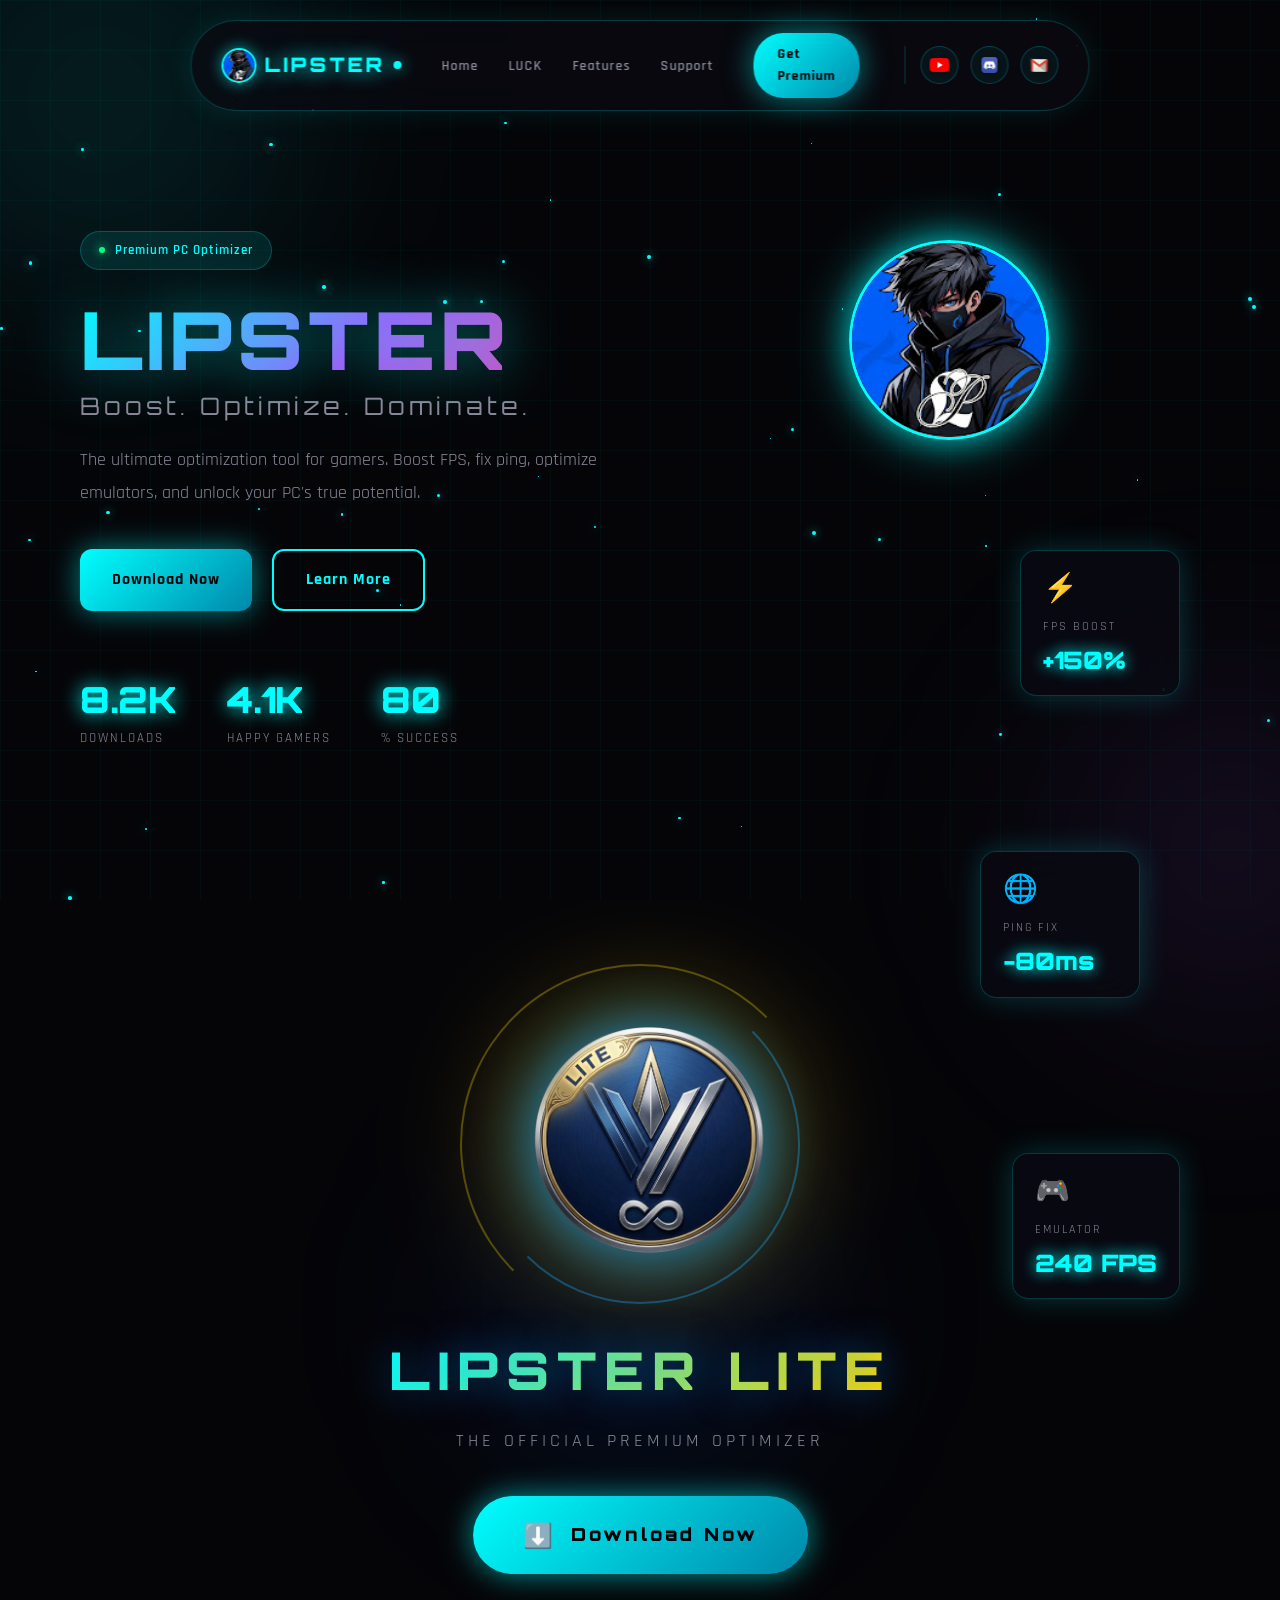
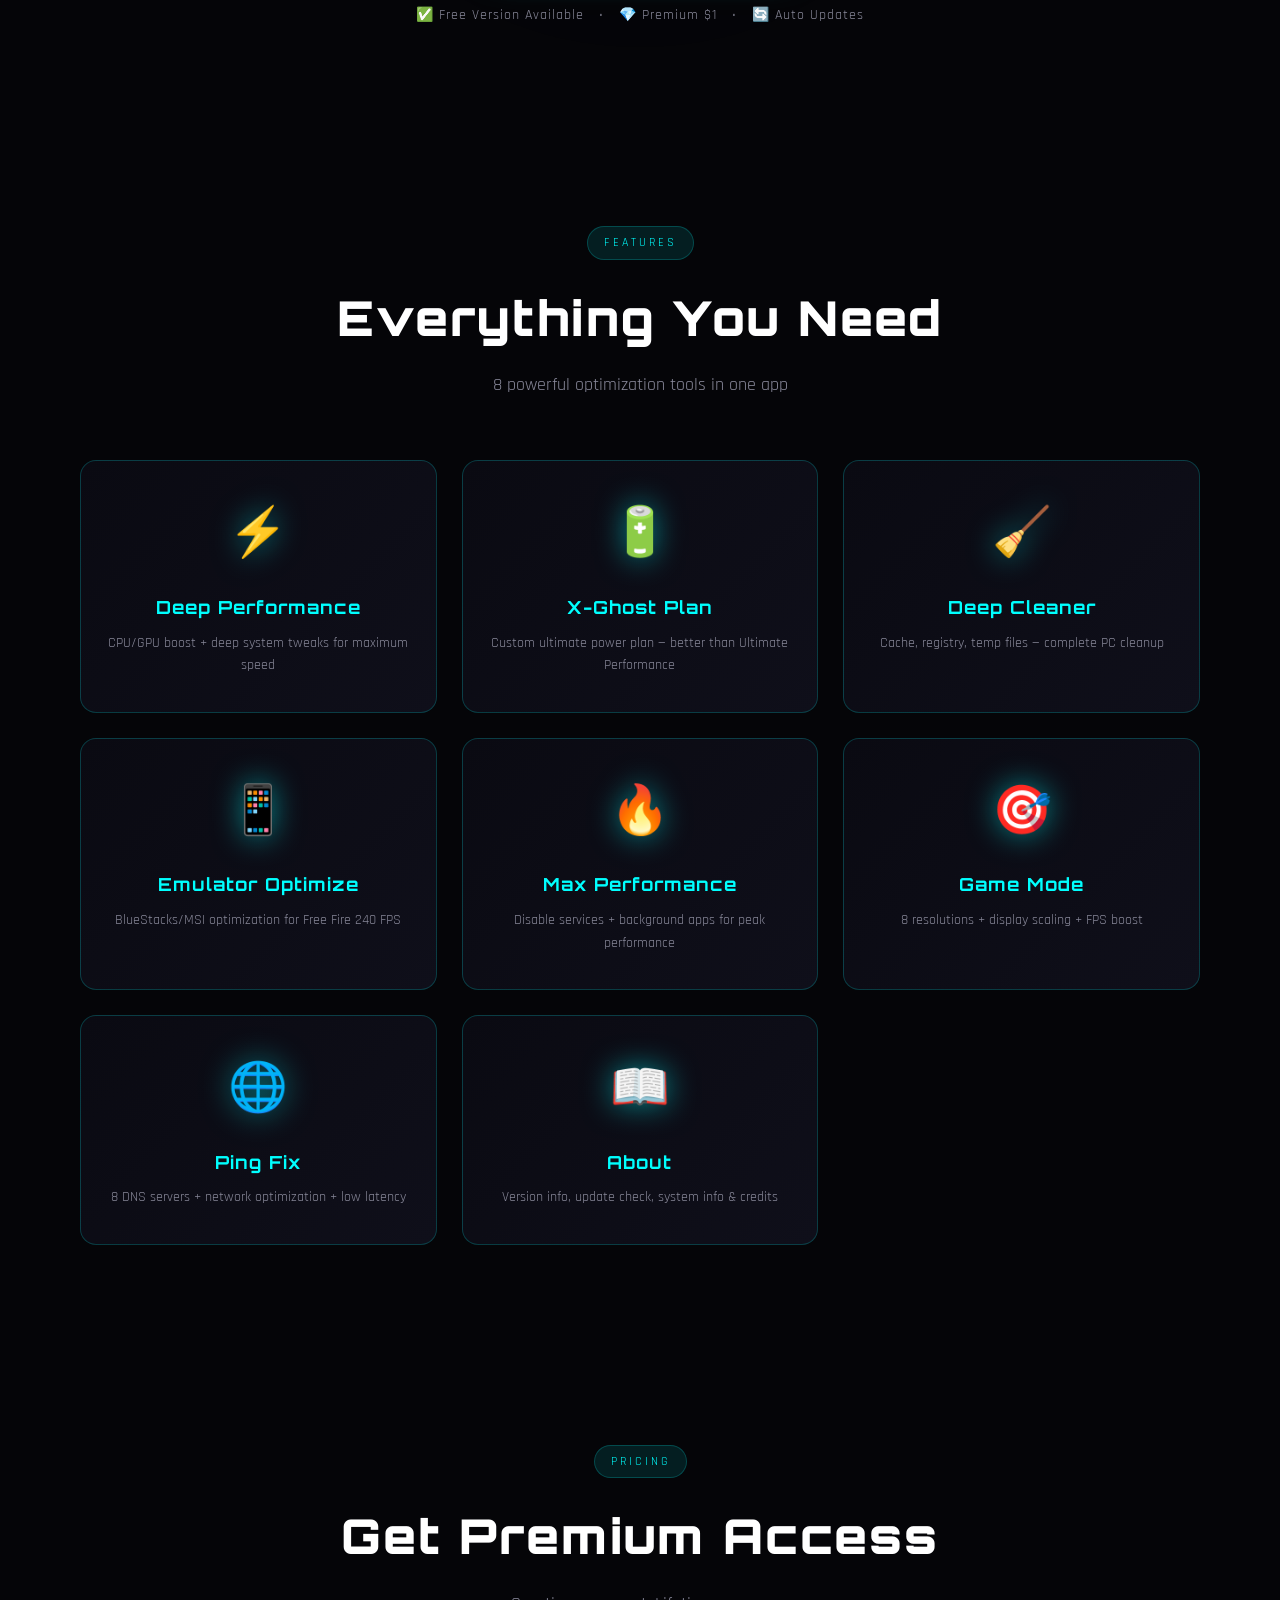
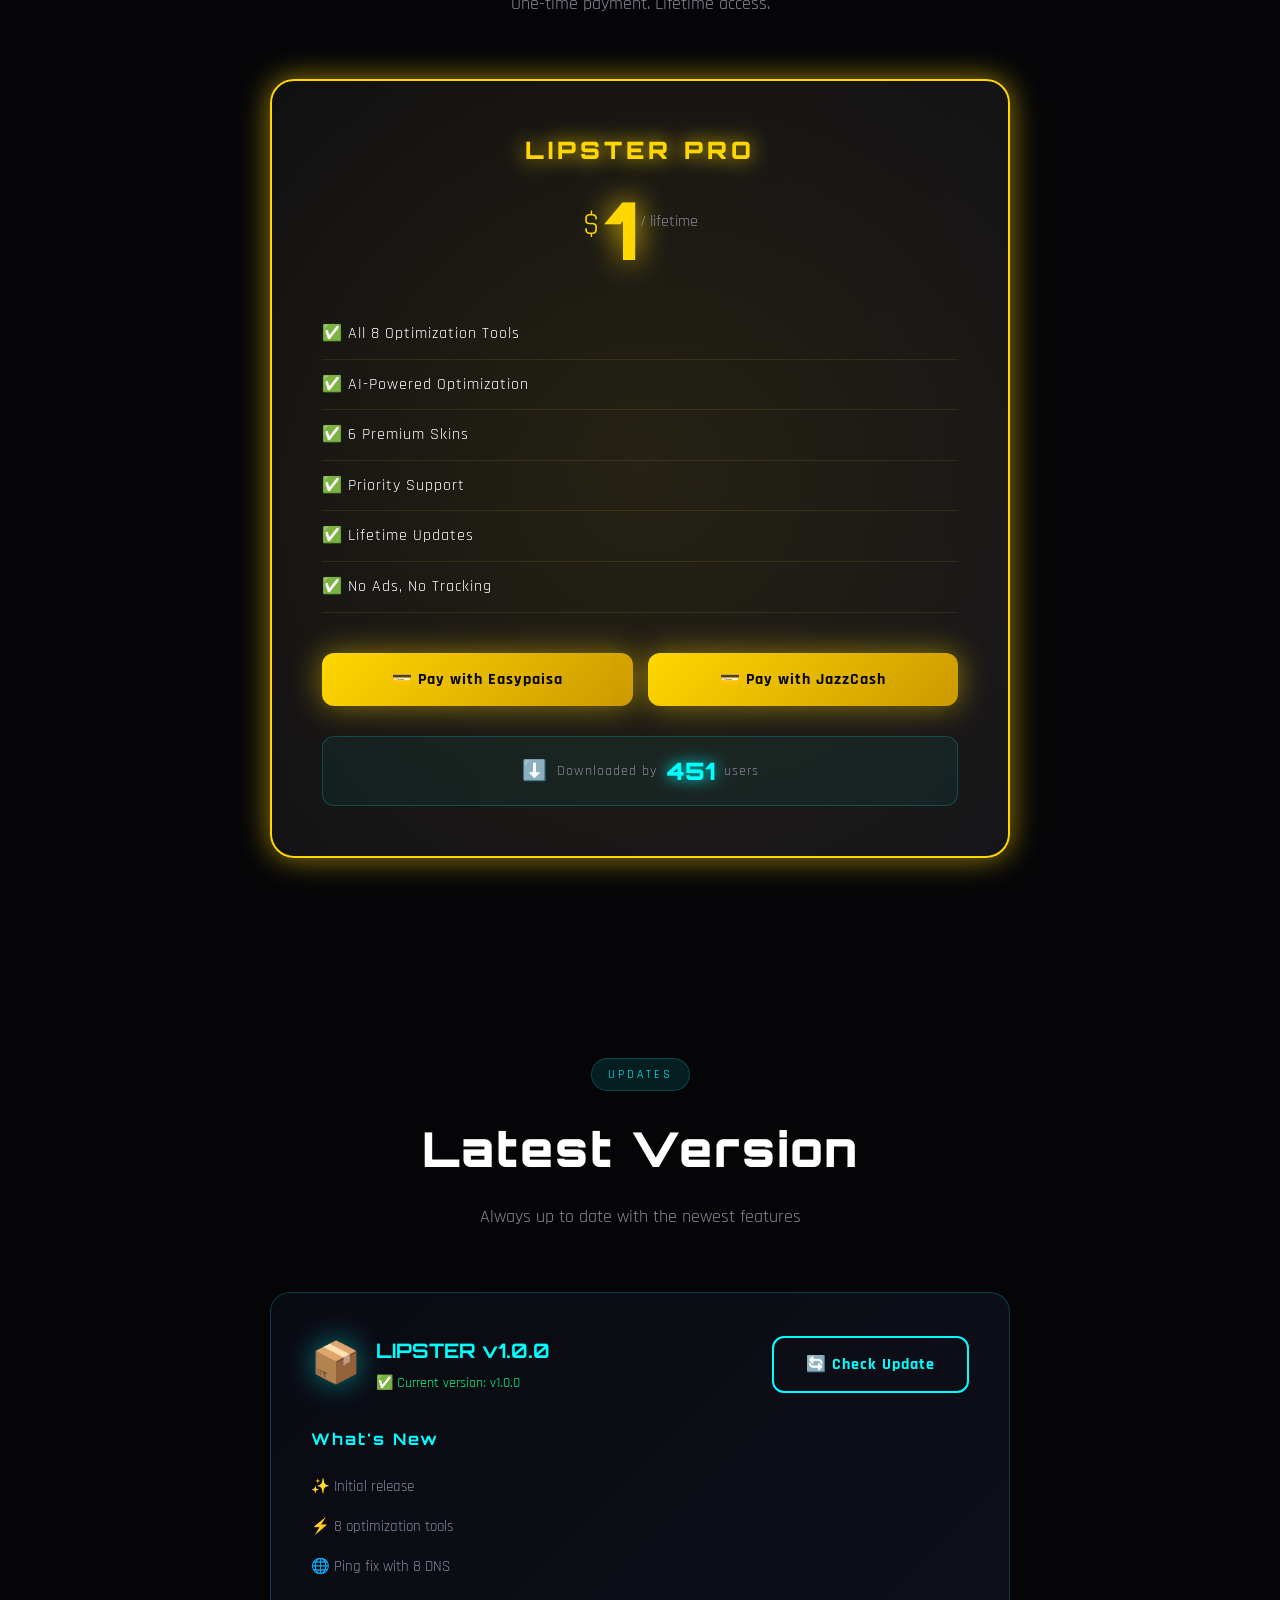
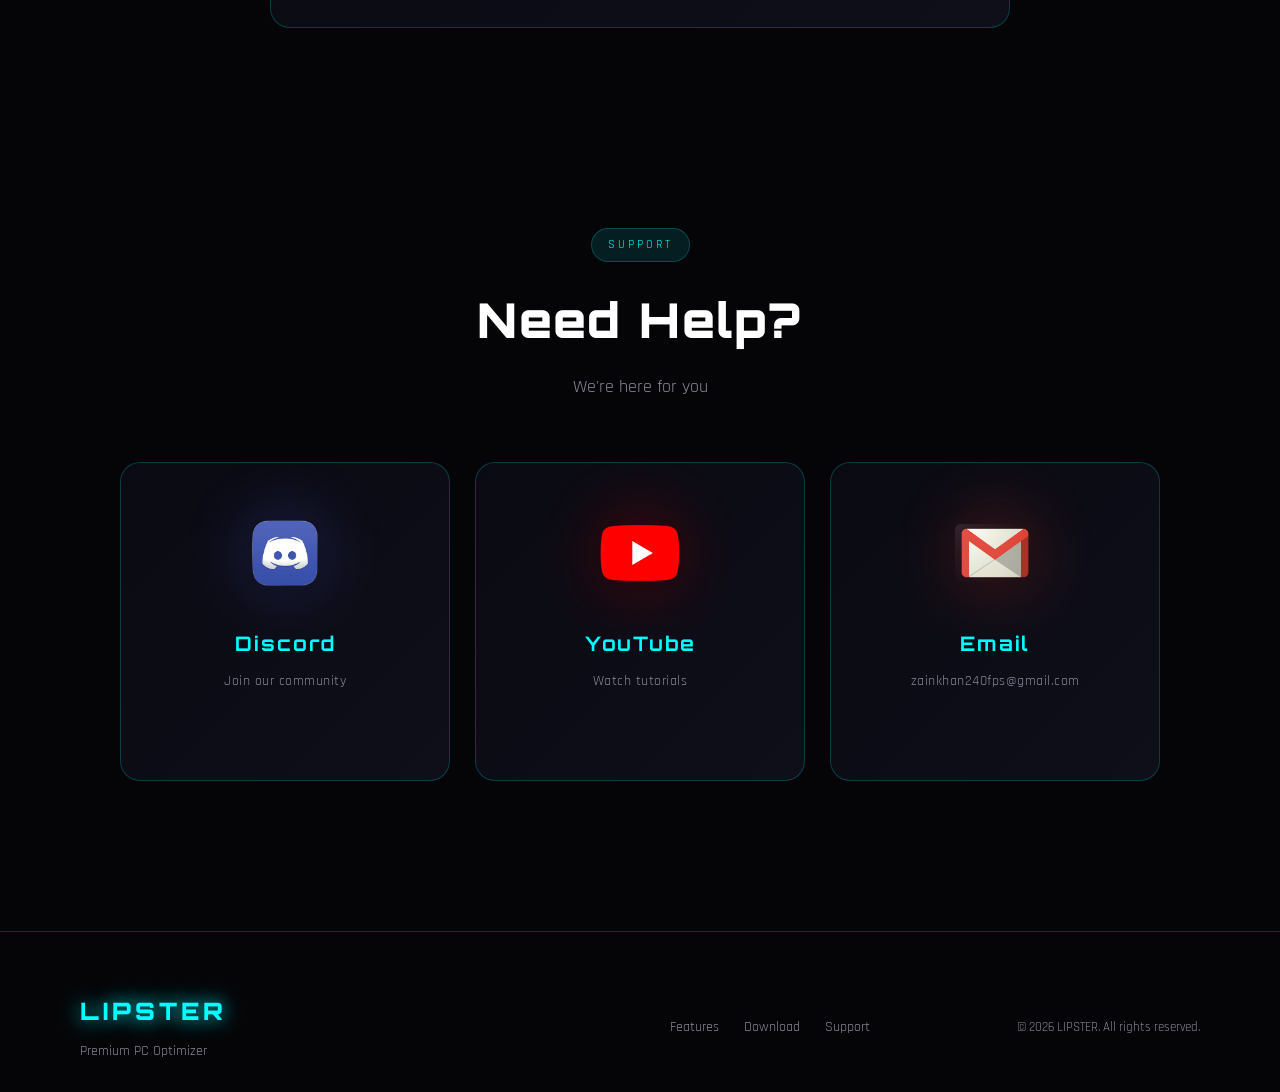
<file: index.html>
<!DOCTYPE html>
<html lang="en">
<head>
    <meta charset="UTF-8">
    <meta name="viewport" content="width=device-width, initial-scale=1.0">
    <title>LIPSTER — Premium PC Optimizer</title>
    <meta name="description" content="LIPSTER — The Ultimate Premium PC Optimizer.">
    <link rel="stylesheet" href="css/style.css">
    <link rel="preconnect" href="https://fonts.googleapis.com">
    <link rel="preconnect" href="https://fonts.gstatic.com" crossorigin>
    <link href="https://fonts.googleapis.com/css2?family=Orbitron:wght@400;700;900&family=Rajdhani:wght@300;400;600;700&display=swap" rel="stylesheet">
</head>
<body>

    <div class="bg-grid"></div>
    <div class="bg-glow bg-glow-1"></div>
    <div class="bg-glow bg-glow-2"></div>
    <div class="bg-particles" id="particles"></div>

    <!-- Navbar -->
    <nav class="navbar">
        <div class="nav-logo">
            <img src="assets/images/logo.jpg" alt="LIPSTER" class="nav-logo-img" onerror="this.outerHTML='<span style=&quot;font-size:24px&quot;>👻</span>'">
            <span class="logo-text">LIPSTER</span>
            <span class="logo-dot"></span>
        </div>
        <ul class="nav-links">
            <li><a href="index.html">Home</a></li>
            <li><a href="luck.html">LUCK</a></li>
            <li><a href="#features">Features</a></li>
            <li><a href="#support">Support</a></li>
        </ul>
        <a href="#download" class="nav-cta">Get Premium</a>
        
        <div class="nav-socials">
            <a href="https://youtube.com/@lipsterofficial?si=Jq3Kdn8gKdqWGe2s" 
               class="nav-social" target="_blank" title="YouTube">
                <img src="assets/images/youtube.png" alt="YouTube" class="nav-social-icon">
            </a>
            <a href="https://discord.gg/r49ckHeTDJ" 
               class="nav-social" target="_blank" title="Discord">
                <img src="assets/images/discord.png" alt="Discord" class="nav-social-icon">
            </a>
            <a href="mailto:zainkhan240fps@gmail.com" 
               class="nav-social" title="Email">
                <img src="assets/images/gmail.png" alt="Email" class="nav-social-icon">
            </a>
        </div>
    </nav>

    <!-- Hero -->
    <section class="hero">
        <div class="hero-content">
            <div class="hero-badge">
                <span class="badge-dot"></span>
                <span>Premium PC Optimizer</span>
            </div>
            
            <h1 class="hero-title">
                <span class="title-line">LIPSTER</span>
                <span class="title-sub">Boost. Optimize. Dominate.</span>
            </h1>
            
            <p class="hero-desc">
                The ultimate optimization tool for gamers. Boost FPS, fix ping, 
                optimize emulators, and unlock your PC's true potential.
            </p>
            
            <div class="hero-buttons">
                <a href="#download" class="btn btn-primary">
                    <span>Download Now</span>
                </a>
                <a href="#features" class="btn btn-secondary">
                    <span>Learn More</span>
                </a>
            </div>

            <div class="hero-stats">
                <div class="stat">
                    <span class="stat-number" data-target="10000">0</span>
                    <span class="stat-label">Downloads</span>
                </div>
                <div class="stat">
                    <span class="stat-number" data-target="5000">0</span>
                    <span class="stat-label">Happy Gamers</span>
                </div>
                <div class="stat">
                    <span class="stat-number" data-target="99">0</span>
                    <span class="stat-label">% Success</span>
                </div>
            </div>
        </div>

        <div class="hero-visual">
            <div class="profile-container">
                <img src="assets/images/logo.jpg" alt="LIPSTER" class="profile-logo" onerror="this.outerHTML='<div style=&quot;width:200px;height:200px;border-radius:50%;border:3px solid #00ffff;box-shadow:0 0 60px #00ffff;display:flex;align-items:center;justify-content:center;font-size:80px;background:#0a0a12&quot;>👻</div>'">
                <div class="profile-glow"></div>
            </div>
            
            <!-- Floating Cards -->
            <div class="floating-card floating-card-1">
                <div class="card-content">
                    <span class="card-icon">⚡</span>
                    <span class="card-title">FPS BOOST</span>
                    <span class="card-value">+150%</span>
                </div>
            </div>
            <div class="floating-card floating-card-2">
                <div class="card-content">
                    <span class="card-icon">🌐</span>
                    <span class="card-title">PING FIX</span>
                    <span class="card-value">-80ms</span>
                </div>
            </div>
            <div class="floating-card floating-card-3">
                <div class="card-content">
                    <span class="card-icon">🎮</span>
                    <span class="card-title">EMULATOR</span>
                    <span class="card-value">240 FPS</span>
                </div>
            </div>
        </div>
    </section>

    <!-- Official Logo Showcase -->
    <section class="official-logo">
        <div class="logo-showcase">
            
            <div class="logo-bg-glow"></div>
            
            <div class="official-icon-wrapper">
                <img src="assets/images/lipster-lite.png" 
                     alt="LIPSTER LITE" 
                     class="official-icon"
                     onerror="this.style.display='none'">
                <div class="icon-ring"></div>
                <div class="icon-ring icon-ring-2"></div>
            </div>
            
            <h2 class="official-title">LIPSTER LITE</h2>
            <p class="official-subtitle">The Official Premium Optimizer</p>
            
            <a href="#download" class="download-btn-official">
                <span class="btn-icon">⬇️</span>
                <span class="btn-text">Download Now</span>
                <span class="btn-glow"></span>
            </a>
            
            <div class="official-info">
                <span>✅ Free Version Available</span>
                <span>•</span>
                <span>💎 Premium $1</span>
                <span>•</span>
                <span>🔄 Auto Updates</span>
            </div>
        </div>
    </section>

    <!-- Features -->
    <section class="features" id="features">
        <div class="section-header">
            <span class="section-tag">Features</span>
            <h2 class="section-title">Everything You Need</h2>
            <p class="section-desc">8 powerful optimization tools in one app</p>
        </div>

        <div class="features-grid">
            <div class="feature-card">
                <div class="feature-icon">⚡</div>
                <h3>Deep Performance</h3>
                <p>CPU/GPU boost + deep system tweaks for maximum speed</p>
            </div>
            <div class="feature-card">
                <div class="feature-icon">🔋</div>
                <h3>X-Ghost Plan</h3>
                <p>Custom ultimate power plan — better than Ultimate Performance</p>
            </div>
            <div class="feature-card">
                <div class="feature-icon">🧹</div>
                <h3>Deep Cleaner</h3>
                <p>Cache, registry, temp files — complete PC cleanup</p>
            </div>
            <div class="feature-card">
                <div class="feature-icon">📱</div>
                <h3>Emulator Optimize</h3>
                <p>BlueStacks/MSI optimization for Free Fire 240 FPS</p>
            </div>
            <div class="feature-card">
                <div class="feature-icon">🔥</div>
                <h3>Max Performance</h3>
                <p>Disable services + background apps for peak performance</p>
            </div>
            <div class="feature-card">
                <div class="feature-icon">🎯</div>
                <h3>Game Mode</h3>
                <p>8 resolutions + display scaling + FPS boost</p>
            </div>
            <div class="feature-card">
                <div class="feature-icon">🌐</div>
                <h3>Ping Fix</h3>
                <p>8 DNS servers + network optimization + low latency</p>
            </div>
            <div class="feature-card">
                <div class="feature-icon">📖</div>
                <h3>About</h3>
                <p>Version info, update check, system info & credits</p>
            </div>
        </div>
    </section>

    <!-- Download / Pricing -->
    <section class="download" id="download">
        <div class="section-header">
            <span class="section-tag">Pricing</span>
            <h2 class="section-title">Get Premium Access</h2>
            <p class="section-desc">One-time payment. Lifetime access.</p>
        </div>

        <div class="pricing-card">
            <div class="pricing-glow"></div>
            
            <div class="pricing-header">
                <h3>LIPSTER PRO</h3>
                <div class="pricing-price">
                    <span class="currency">$</span>
                    <span class="amount">1</span>
                    <span class="period">/ lifetime</span>
                </div>
            </div>

            <ul class="pricing-features">
                <li>✅ All 8 Optimization Tools</li>
                <li>✅ AI-Powered Optimization</li>
                <li>✅ 6 Premium Skins</li>
                <li>✅ Priority Support</li>
                <li>✅ Lifetime Updates</li>
                <li>✅ No Ads, No Tracking</li>
            </ul>

            <div class="pricing-buttons">
                <button class="btn btn-primary btn-payment" onclick="openPayment('easypaisa')">
                    <span>💳 Pay with Easypaisa</span>
                </button>
                <button class="btn btn-primary btn-payment" onclick="openPayment('jazzcash')">
                    <span>💳 Pay with JazzCash</span>
                </button>
            </div>

            <div class="download-counter">
                <span class="counter-icon">⬇️</span>
                <span class="counter-text">Downloaded by</span>
                <span class="counter-number" id="downloadCount">0</span>
                <span class="counter-text">users</span>
            </div>
        </div>
    </section>

    <!-- Update -->
    <section class="update" id="update">
        <div class="section-header">
            <span class="section-tag">Updates</span>
            <h2 class="section-title">Latest Version</h2>
            <p class="section-desc">Always up to date with the newest features</p>
        </div>

        <div class="update-card">
            <div class="update-header">
                <div class="update-info">
                    <span class="update-icon">📦</span>
                    <div>
                        <h3>LIPSTER <span id="currentVersion">v1.0.0</span></h3>
                        <p id="updateStatus">Checking for updates...</p>
                    </div>
                </div>
                <button class="btn btn-secondary" onclick="checkUpdate()">
                    <span>🔄 Check Update</span>
                </button>
            </div>

            <div class="update-changelog" id="changelog">
                <h4>What's New</h4>
                <ul>
                    <li>✨ Initial release</li>
                    <li>⚡ 8 optimization tools</li>
                    <li>🌐 Ping fix with 8 DNS</li>
                </ul>
            </div>
        </div>
    </section>

    <!-- Support -->
    <section class="support" id="support">
        <div class="section-header">
            <span class="section-tag">Support</span>
            <h2 class="section-title">Need Help?</h2>
            <p class="section-desc">We're here for you</p>
        </div>

        <div class="support-grid">
            <a href="https://discord.gg/r49ckHeTDJ" class="support-card" target="_blank">
                <div class="support-icon-wrapper">
                    <img src="assets/images/discord.png" alt="Discord" class="support-logo">
                    <div class="support-glow discord-glow"></div>
                </div>
                <h3>Discord</h3>
                <p>Join our community</p>
                <span class="support-arrow">→</span>
            </a>
            <a href="https://youtube.com/@lipsterofficial?si=Jq3Kdn8gKdqWGe2s" class="support-card" target="_blank">
                <div class="support-icon-wrapper">
                    <img src="assets/images/youtube.png" alt="YouTube" class="support-logo">
                    <div class="support-glow youtube-glow"></div>
                </div>
                <h3>YouTube</h3>
                <p>Watch tutorials</p>
                <span class="support-arrow">→</span>
            </a>
            <a href="mailto:zainkhan240fps@gmail.com" class="support-card">
                <div class="support-icon-wrapper">
                    <img src="assets/images/gmail.png" alt="Email" class="support-logo">
                    <div class="support-glow gmail-glow"></div>
                </div>
                <h3>Email</h3>
                <p>zainkhan240fps@gmail.com</p>
                <span class="support-arrow">→</span>
            </a>
        </div>
    </section>

    <!-- Footer -->
    <footer class="footer">
        <div class="footer-content">
            <div class="footer-brand">
                <span class="logo-text">LIPSTER</span>
                <p>Premium PC Optimizer</p>
            </div>
            <div class="footer-links">
                <a href="#features">Features</a>
                <a href="#download">Download</a>
                <a href="#support">Support</a>
            </div>
            <div class="footer-copy">
                <p>© 2026 LIPSTER. All rights reserved.</p>
            </div>
        </div>
    </footer>

    <script src="js/script.js"></script>
</body>
</html>
</file>
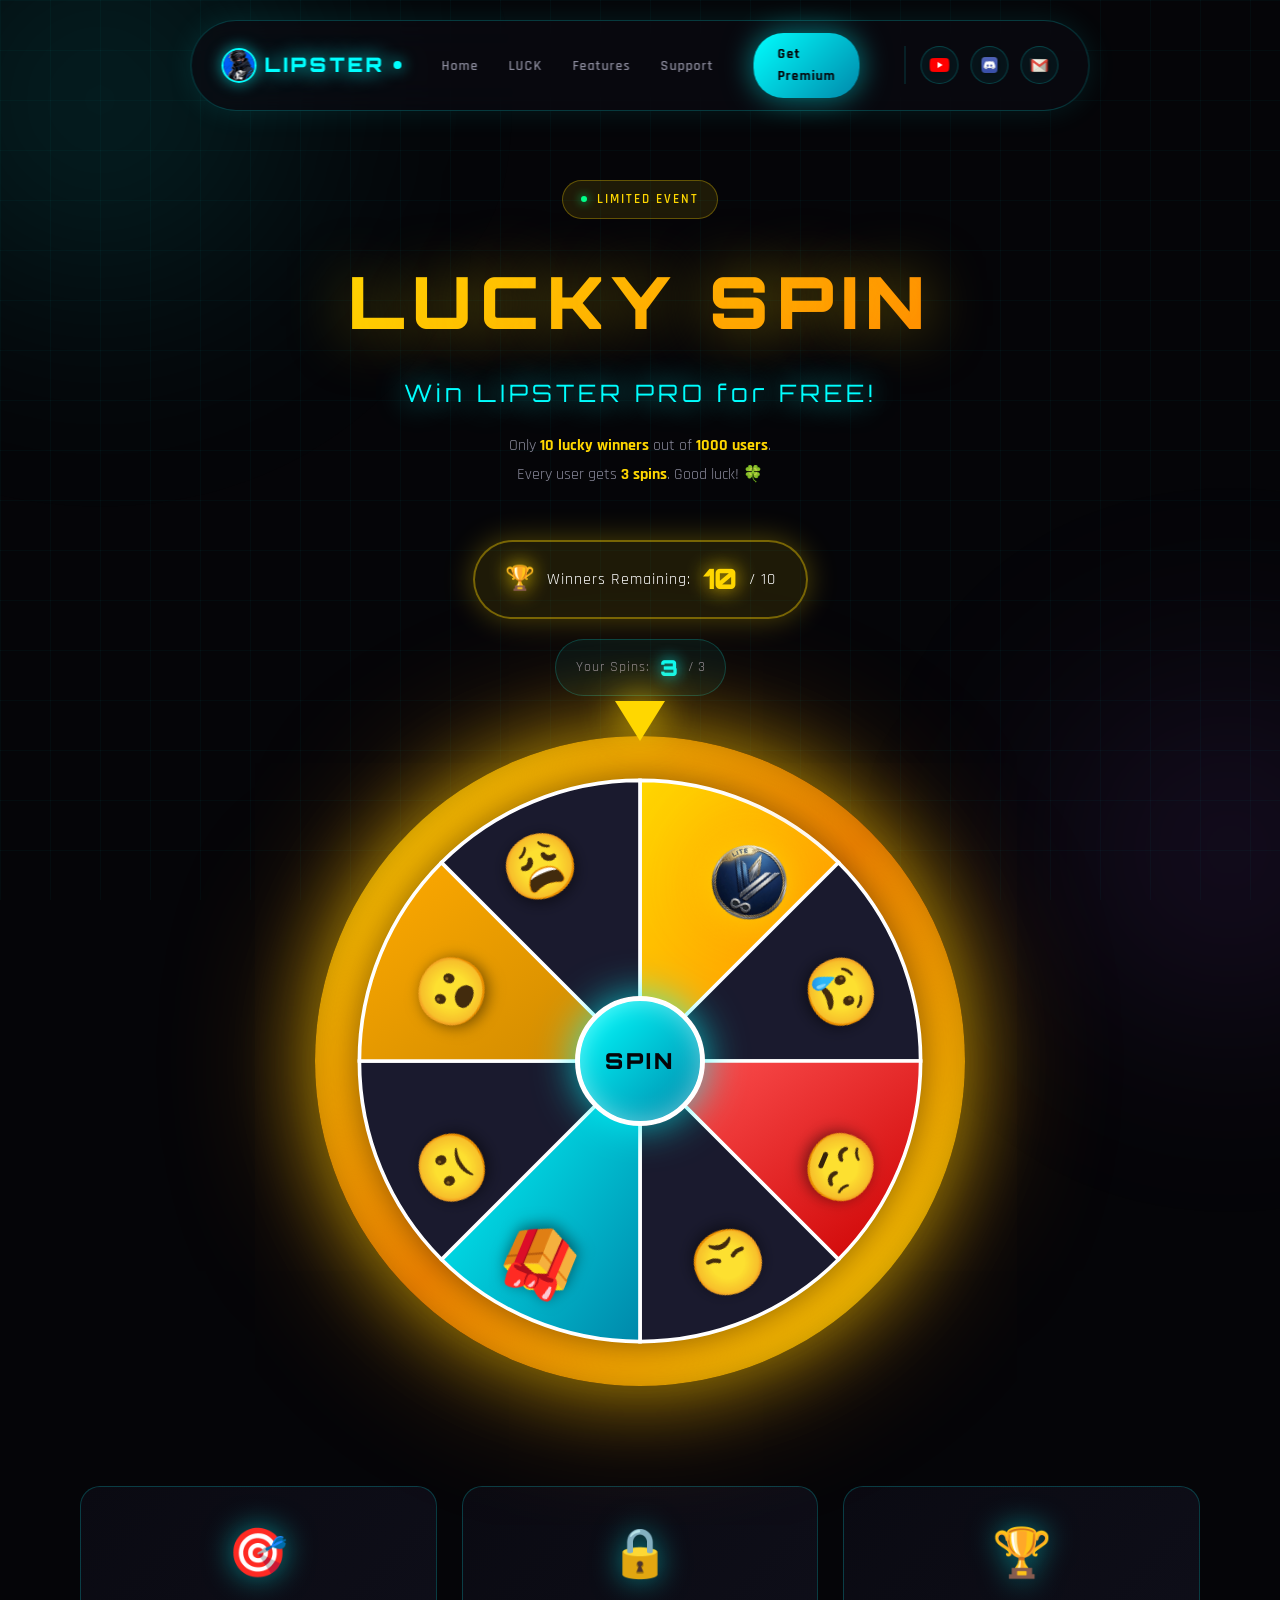
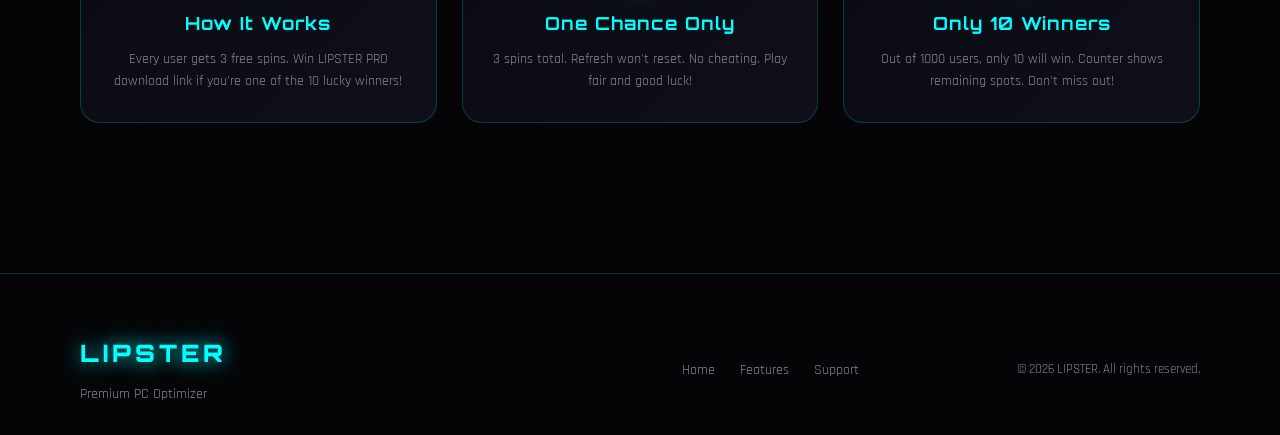
<file: luck.html>
<!DOCTYPE html>
<html lang="en">
<head>
    <meta charset="UTF-8">
    <meta name="viewport" content="width=device-width, initial-scale=1.0">
    <title>LUCK — LIPSTER Lucky Spin</title>
    <meta name="description" content="LIPSTER Lucky Spin — 10 Free Premium Access out of 1000 users.">
    <link rel="stylesheet" href="css/style.css">
    <link rel="stylesheet" href="css/luck.css">
    <link rel="preconnect" href="https://fonts.googleapis.com">
    <link rel="preconnect" href="https://fonts.gstatic.com" crossorigin>
    <link href="https://fonts.googleapis.com/css2?family=Orbitron:wght@400;700;900&family=Rajdhani:wght@300;400;600;700&display=swap" rel="stylesheet">
</head>
<body>

    <div class="bg-grid"></div>
    <div class="bg-glow bg-glow-1"></div>
    <div class="bg-glow bg-glow-2"></div>
    <div class="bg-particles" id="particles"></div>

    <!-- Navbar -->
    <nav class="navbar">
        <div class="nav-logo">
            <img src="assets/images/logo.jpg" alt="LIPSTER" class="nav-logo-img" onerror="this.outerHTML='<span style=&quot;font-size:24px&quot;>👻</span>'">
            <span class="logo-text">LIPSTER</span>
            <span class="logo-dot"></span>
        </div>
        <ul class="nav-links">
            <li><a href="index.html">Home</a></li>
            <li><a href="luck.html" class="active">LUCK</a></li>
            <li><a href="index.html#features">Features</a></li>
            <li><a href="index.html#support">Support</a></li>
        </ul>
        <a href="index.html#download" class="nav-cta">Get Premium</a>
        
        <div class="nav-socials">
            <a href="https://youtube.com/@lipsterofficial?si=Jq3Kdn8gKdqWGe2s" 
               class="nav-social" target="_blank" title="YouTube">
                <img src="assets/images/youtube.png" alt="YouTube" class="nav-social-icon">
            </a>
            <a href="https://discord.gg/r49ckHeTDJ" 
               class="nav-social" target="_blank" title="Discord">
                <img src="assets/images/discord.png" alt="Discord" class="nav-social-icon">
            </a>
            <a href="mailto:zainkhan240fps@gmail.com" 
               class="nav-social" title="Email">
                <img src="assets/images/gmail.png" alt="Email" class="nav-social-icon">
            </a>
        </div>
    </nav>

    <!-- Lucky Spin Section -->
    <section class="luck-section">
        
        <!-- Header -->
        <div class="luck-header">
            <div class="luck-badge">
                <span class="badge-dot"></span>
                <span>LIMITED EVENT</span>
            </div>
            <h1 class="luck-title">LUCKY SPIN</h1>
            <p class="luck-subtitle">Win LIPSTER PRO for FREE!</p>
            <p class="luck-desc">
                Only <strong>10 lucky winners</strong> out of <strong>1000 users</strong>.<br>
                Every user gets <strong>3 spins</strong>. Good luck! 🍀
            </p>
        </div>

        <!-- Remaining Counter -->
        <div class="remaining-counter">
            <span class="counter-icon">🏆</span>
            <span class="counter-text">Winners Remaining:</span>
            <span class="counter-number" id="remainingWinners">10</span>
            <span class="counter-text">/ 10</span>
        </div>

        <!-- Spins Info -->
        <div class="spins-info">
            <div class="spin-item">
                <span class="spin-label">Your Spins:</span>
                <span class="spin-count" id="spinsRemaining">3</span>
                <span class="spin-total">/ 3</span>
            </div>
        </div>

        <!-- Wheel Container -->
        <div class="wheel-container">
            
            <!-- Pointer -->
            <div class="wheel-pointer">
                <div class="pointer-triangle"></div>
            </div>
            
            <!-- Wheel -->
            <div class="wheel-wrapper">
                <svg class="wheel-svg" viewBox="0 0 500 500" id="wheelSvg">
                    <g id="wheelGroup">
                        
                        <!-- Segment 0 — LIPSTER PRO (Winner) -->
                        <path d="M 250 250 L 250 20 A 230 230 0 0 1 412.7 87.3 Z" 
                              fill="url(#goldGrad)" stroke="#fff" stroke-width="3"/>
                        <image href="assets/images/lipster-lite.png" 
                               x="300" y="65" 
                               width="75" height="75"
                               transform="rotate(22.5 337 102)"
                               preserveAspectRatio="xMidYMid meet"/>
                        
                        
                        <!-- Segment 1 — TRY AGAIN -->
                        <path d="M 250 250 L 412.7 87.3 A 230 230 0 0 1 480 250 Z" 
                              fill="#1a1a2e" stroke="#fff" stroke-width="3"/>
                        <text x="410" y="195" font-size="52" text-anchor="middle"
                              transform="rotate(67.5 410 195)">😢</text>
                        
                        
                        <!-- Segment 2 — BETTER LUCK -->
                        <path d="M 250 250 L 480 250 A 230 230 0 0 1 412.7 412.7 Z" 
                              fill="url(#redGrad)" stroke="#fff" stroke-width="3"/>
                        <text x="410" y="335" font-size="52" text-anchor="middle"
                              transform="rotate(112.5 410 335)">😔</text>
                        
                        
                        <!-- Segment 3 — TRY AGAIN -->
                        <path d="M 250 250 L 412.7 412.7 A 230 230 0 0 1 250 480 Z" 
                              fill="#1a1a2e" stroke="#fff" stroke-width="3"/>
                        <text x="320" y="410" font-size="52" text-anchor="middle"
                              transform="rotate(157.5 320 410)">😞</text>
                        
                        
                        <!-- Segment 4 — BONUS -->
                        <path d="M 250 250 L 250 480 A 230 230 0 0 1 87.3 412.7 Z" 
                              fill="url(#cyanGrad)" stroke="#fff" stroke-width="3"/>
                        <text x="170" y="410" font-size="52" text-anchor="middle"
                              transform="rotate(202.5 170 410)">🎁</text>
                        
                        
                        <!-- Segment 5 — TRY AGAIN -->
                        <path d="M 250 250 L 87.3 412.7 A 230 230 0 0 1 20 250 Z" 
                              fill="#1a1a2e" stroke="#fff" stroke-width="3"/>
                        <text x="100" y="335" font-size="52" text-anchor="middle"
                              transform="rotate(247.5 100 335)">😕</text>
                        
                        
                        <!-- Segment 6 — ALMOST -->
                        <path d="M 250 250 L 20 250 A 230 230 0 0 1 87.3 87.3 Z" 
                              fill="url(#orangeGrad)" stroke="#fff" stroke-width="3"/>
                        <text x="100" y="195" font-size="52" text-anchor="middle"
                              transform="rotate(292.5 100 195)">😮</text>
                        
                        
                        <!-- Segment 7 — TRY AGAIN -->
                        <path d="M 250 250 L 87.3 87.3 A 230 230 0 0 1 250 20 Z" 
                              fill="#1a1a2e" stroke="#fff" stroke-width="3"/>
                        <text x="170" y="95" font-size="52" text-anchor="middle"
                              transform="rotate(337.5 170 95)">😩</text>
                        
                    </g>
                    
                    <!-- Gradients -->
                    <defs>
                        <linearGradient id="goldGrad" x1="0%" y1="0%" x2="100%" y2="100%">
                            <stop offset="0%" stop-color="#ffd700"/>
                            <stop offset="100%" stop-color="#ff8c00"/>
                        </linearGradient>
                        <linearGradient id="redGrad" x1="0%" y1="0%" x2="100%" y2="100%">
                            <stop offset="0%" stop-color="#ff5555"/>
                            <stop offset="100%" stop-color="#cc0000"/>
                        </linearGradient>
                        <linearGradient id="cyanGrad" x1="0%" y1="0%" x2="100%" y2="100%">
                            <stop offset="0%" stop-color="#00ffff"/>
                            <stop offset="100%" stop-color="#0088aa"/>
                        </linearGradient>
                        <linearGradient id="orangeGrad" x1="0%" y1="0%" x2="100%" y2="100%">
                            <stop offset="0%" stop-color="#ffaa00"/>
                            <stop offset="100%" stop-color="#cc8800"/>
                        </linearGradient>
                    </defs>
                </svg>
                
                <!-- Center Button -->
                <button class="spin-btn" id="spinBtn" onclick="spinWheel()">
                    <span class="spin-btn-text">SPIN</span>
                </button>
            </div>
        </div>

        <!-- Result Modal -->
        <div class="result-modal" id="resultModal">
            <div class="result-content" id="resultContent">
                <div class="result-icon" id="resultIcon">🎉</div>
                <h2 class="result-title" id="resultTitle">CONGRATULATIONS!</h2>
                <p class="result-text" id="resultText">You won LIPSTER PRO!</p>
                
                <div class="result-buttons" id="resultButtons">
                    <a href="#" class="btn btn-primary btn-download" id="downloadBtn" target="_blank" style="display: none;">
                        <span>⬇️ Download LIPSTER PRO</span>
                    </a>
                    
                    <button class="btn btn-secondary" id="tryAgainBtn" onclick="closeModal()">
                        <span>Try Again</span>
                    </button>
                </div>
            </div>
        </div>

        <!-- Info Section -->
        <div class="luck-info">
            <div class="info-card">
                <span class="info-icon">🎯</span>
                <h3>How It Works</h3>
                <p>Every user gets 3 free spins. Win LIPSTER PRO download link if you're one of the 10 lucky winners!</p>
            </div>
            <div class="info-card">
                <span class="info-icon">🔒</span>
                <h3>One Chance Only</h3>
                <p>3 spins total. Refresh won't reset. No cheating. Play fair and good luck!</p>
            </div>
            <div class="info-card">
                <span class="info-icon">🏆</span>
                <h3>Only 10 Winners</h3>
                <p>Out of 1000 users, only 10 will win. Counter shows remaining spots. Don't miss out!</p>
            </div>
        </div>

    </section>

    <!-- Footer -->
    <footer class="footer">
        <div class="footer-content">
            <div class="footer-brand">
                <span class="logo-text">LIPSTER</span>
                <p>Premium PC Optimizer</p>
            </div>
            <div class="footer-links">
                <a href="index.html">Home</a>
                <a href="index.html#features">Features</a>
                <a href="index.html#support">Support</a>
            </div>
            <div class="footer-copy">
                <p>© 2026 LIPSTER. All rights reserved.</p>
            </div>
        </div>
    </footer>

    <script src="js/luck.js"></script>
</body>
</html>
</file>
<file: css/style.css>
/* ═══════════════════════════════════════════════════════════ */
/*  🎨 LIPSTER — DARK PREMIUM UI                                */
/* ═══════════════════════════════════════════════════════════ */

* { margin: 0; padding: 0; box-sizing: border-box; }

:root {
    --cyan: #00ffff;
    --cyan-dark: #0088aa;
    --purple: #a855f7;
    --pink: #ec4899;
    --gold: #ffd700;
    --green: #00ff88;
    --red: #ff5555;
    --bg-dark: #050508;
    --bg-card: #0a0a12;
    --bg-card-2: #0f0f1a;
    --text: #ffffff;
    --text-dim: #888899;
    --border: rgba(0, 255, 255, 0.2);
    --glow-cyan: 0 0 30px rgba(0, 255, 255, 0.5);
    --glow-purple: 0 0 30px rgba(168, 85, 247, 0.5);
    --glow-gold: 0 0 30px rgba(255, 215, 0, 0.6);
}

body {
    font-family: 'Rajdhani', sans-serif;
    background: var(--bg-dark);
    color: var(--text);
    overflow-x: hidden;
    line-height: 1.6;
    min-height: 100vh;
    position: relative;
}

/* ═══════════════════════════════════════════════════════════ */
/*  🌌 ANIMATED BACKGROUND                                      */
/* ═══════════════════════════════════════════════════════════ */

.bg-grid {
    position: fixed;
    top: 0; left: 0; width: 100%; height: 100%;
    background-image: 
        linear-gradient(rgba(0, 255, 255, 0.03) 1px, transparent 1px),
        linear-gradient(90deg, rgba(0, 255, 255, 0.03) 1px, transparent 1px);
    background-size: 50px 50px;
    z-index: -3;
    animation: gridMove 20s linear infinite;
}

@keyframes gridMove {
    0% { transform: translate(0, 0); }
    100% { transform: translate(50px, 50px); }
}

.bg-glow {
    position: fixed;
    border-radius: 50%;
    filter: blur(100px);
    z-index: -2;
    pointer-events: none;
}

.bg-glow-1 {
    width: 600px; height: 600px;
    background: radial-gradient(circle, rgba(0, 255, 255, 0.15), transparent 70%);
    top: -200px; left: -200px;
    animation: floatGlow 15s ease-in-out infinite;
}

.bg-glow-2 {
    width: 500px; height: 500px;
    background: radial-gradient(circle, rgba(168, 85, 247, 0.15), transparent 70%);
    bottom: -200px; right: -200px;
    animation: floatGlow 20s ease-in-out infinite reverse;
}

@keyframes floatGlow {
    0%, 100% { transform: translate(0, 0) scale(1); }
    50% { transform: translate(50px, 50px) scale(1.1); }
}

.bg-particles {
    position: fixed;
    top: 0; left: 0; width: 100%; height: 100%;
    z-index: -1;
    pointer-events: none;
    overflow: hidden;
}

.particle {
    position: absolute;
    background: var(--cyan);
    border-radius: 50%;
    box-shadow: 0 0 10px var(--cyan);
    animation: particleFloat linear infinite;
}

@keyframes particleFloat {
    0% { transform: translateY(0) translateX(0); opacity: 0; }
    10% { opacity: 1; }
    90% { opacity: 1; }
    100% { transform: translateY(-100vh) translateX(50px); opacity: 0; }
}

/* ═══════════════════════════════════════════════════════════ */
/*  🧭 NAVBAR                                                    */
/* ═══════════════════════════════════════════════════════════ */

.navbar {
    position: fixed;
    top: 20px; left: 50%;
    transform: translateX(-50%);
    display: flex;
    align-items: center;
    gap: 40px;
    padding: 12px 30px;
    background: rgba(10, 10, 18, 0.7);
    backdrop-filter: blur(20px);
    -webkit-backdrop-filter: blur(20px);
    border: 1px solid var(--border);
    border-radius: 50px;
    z-index: 1000;
    transition: all 0.3s ease;
    box-shadow: 0 0 30px rgba(0, 255, 255, 0.1);
}

.navbar:hover {
    border-color: var(--cyan);
    box-shadow: 0 0 40px rgba(0, 255, 255, 0.3);
}

.nav-logo {
    display: flex;
    align-items: center;
    gap: 8px;
    font-family: 'Orbitron', sans-serif;
    font-size: 20px;
    font-weight: 900;
    color: var(--cyan);
    text-shadow: 0 0 20px var(--cyan);
    letter-spacing: 3px;
}

.nav-logo-img {
    width: 35px; height: 35px;
    border-radius: 50%;
    border: 2px solid var(--cyan);
    box-shadow: 0 0 15px rgba(0, 255, 255, 0.6);
    object-fit: cover;
    animation: logoPulse 2s infinite;
}

@keyframes logoPulse {
    0%, 100% { box-shadow: 0 0 15px rgba(0, 255, 255, 0.6); }
    50% { box-shadow: 0 0 25px rgba(0, 255, 255, 0.9); }
}

.logo-dot {
    width: 8px; height: 8px;
    background: var(--cyan);
    border-radius: 50%;
    box-shadow: 0 0 15px var(--cyan);
    animation: pulse 2s infinite;
}

@keyframes pulse {
    0%, 100% { transform: scale(1); opacity: 1; }
    50% { transform: scale(1.3); opacity: 0.7; }
}

.nav-links { display: flex; list-style: none; gap: 30px; }

.nav-links a {
    color: var(--text-dim);
    text-decoration: none;
    font-weight: 600;
    font-size: 14px;
    transition: all 0.3s;
    letter-spacing: 1px;
}

.nav-links a:hover {
    color: var(--cyan);
    text-shadow: 0 0 15px var(--cyan);
}

.nav-cta {
    padding: 10px 24px;
    background: linear-gradient(135deg, var(--cyan), var(--cyan-dark));
    color: var(--bg-dark);
    text-decoration: none;
    border-radius: 30px;
    font-weight: 700;
    font-size: 14px;
    letter-spacing: 1px;
    transition: all 0.3s;
    box-shadow: var(--glow-cyan);
}

.nav-cta:hover {
    transform: translateY(-2px);
    box-shadow: 0 0 40px rgba(0, 255, 255, 0.8);
}

/* ═══════════════════════════════════════════════════════════ */
/*  🚀 HERO                                                      */
/* ═══════════════════════════════════════════════════════════ */

.hero {
    display: grid;
    grid-template-columns: 1.2fr 1fr;
    gap: 60px;
    padding: 180px 80px 100px;
    max-width: 1400px;
    margin: 0 auto;
    min-height: 100vh;
    align-items: center;
}

.hero-content { animation: slideInLeft 1s ease-out; }

@keyframes slideInLeft {
    from { opacity: 0; transform: translateX(-50px); }
    to { opacity: 1; transform: translateX(0); }
}

.hero-badge {
    display: inline-flex;
    align-items: center;
    gap: 10px;
    padding: 8px 18px;
    background: rgba(0, 255, 255, 0.1);
    border: 1px solid var(--border);
    border-radius: 30px;
    font-size: 13px;
    font-weight: 600;
    color: var(--cyan);
    letter-spacing: 1px;
    margin-bottom: 25px;
    animation: pulse 3s infinite;
}

.badge-dot {
    width: 6px; height: 6px;
    background: var(--green);
    border-radius: 50%;
    box-shadow: 0 0 10px var(--green);
}

.hero-title {
    font-family: 'Orbitron', sans-serif;
    font-weight: 900;
    margin-bottom: 25px;
    line-height: 1.1;
}

.title-line {
    display: block;
    font-size: 80px;
    background: linear-gradient(135deg, var(--cyan), var(--purple), var(--pink));
    -webkit-background-clip: text;
    -webkit-text-fill-color: transparent;
    background-clip: text;
    text-shadow: 0 0 60px rgba(0, 255, 255, 0.5);
    letter-spacing: 5px;
    animation: glowText 3s ease-in-out infinite;
}

@keyframes glowText {
    0%, 100% { filter: drop-shadow(0 0 20px rgba(0, 255, 255, 0.5)); }
    50% { filter: drop-shadow(0 0 40px rgba(168, 85, 247, 0.8)); }
}

.title-sub {
    display: block;
    font-size: 24px;
    color: var(--text-dim);
    letter-spacing: 4px;
    margin-top: 10px;
    font-weight: 400;
}

.hero-desc {
    font-size: 18px;
    color: var(--text-dim);
    max-width: 550px;
    margin-bottom: 40px;
    line-height: 1.8;
}

.hero-buttons {
    display: flex;
    gap: 20px;
    margin-bottom: 60px;
}

.btn {
    display: inline-flex;
    align-items: center;
    gap: 10px;
    padding: 16px 32px;
    border: none;
    border-radius: 12px;
    font-family: 'Rajdhani', sans-serif;
    font-size: 16px;
    font-weight: 700;
    letter-spacing: 1px;
    cursor: pointer;
    text-decoration: none;
    transition: all 0.3s ease;
}

.btn-primary {
    background: linear-gradient(135deg, var(--cyan), var(--cyan-dark));
    color: var(--bg-dark);
    box-shadow: var(--glow-cyan);
}

.btn-primary:hover {
    transform: translateY(-3px);
    box-shadow: 0 0 50px rgba(0, 255, 255, 0.8);
}

.btn-secondary {
    background: transparent;
    color: var(--cyan);
    border: 2px solid var(--cyan);
}

.btn-secondary:hover {
    background: rgba(0, 255, 255, 0.1);
    box-shadow: var(--glow-cyan);
    transform: translateY(-3px);
}

.hero-stats { display: flex; gap: 50px; }

.stat { display: flex; flex-direction: column; }

.stat-number {
    font-family: 'Orbitron', sans-serif;
    font-size: 36px;
    font-weight: 900;
    color: var(--cyan);
    text-shadow: 0 0 20px var(--cyan);
}

.stat-label {
    font-size: 13px;
    color: var(--text-dim);
    letter-spacing: 2px;
    text-transform: uppercase;
}

.hero-visual {
    position: relative;
    height: 500px;
    animation: slideInRight 1s ease-out;
}

@keyframes slideInRight {
    from { opacity: 0; transform: translateX(50px); }
    to { opacity: 1; transform: translateX(0); }
}

.profile-container {
    position: relative;
    display: flex;
    justify-content: center;
    align-items: center;
    margin-bottom: 40px;
}

.profile-logo {
    width: 200px; height: 200px;
    border-radius: 50%;
    border: 3px solid var(--cyan);
    box-shadow: 0 0 30px rgba(0, 255, 255, 0.6), 0 0 60px rgba(0, 255, 255, 0.3), inset 0 0 30px rgba(0, 255, 255, 0.2);
    object-fit: cover;
    position: relative;
    z-index: 2;
    animation: profileFloat 6s ease-in-out infinite;
}

@keyframes profileFloat {
    0%, 100% { transform: translateY(0) scale(1); }
    50% { transform: translateY(-15px) scale(1.02); }
}

.profile-glow {
    position: absolute;
    width: 250px; height: 250px;
    border-radius: 50%;
    background: radial-gradient(circle, rgba(0, 255, 255, 0.4), transparent 70%);
    filter: blur(30px);
    animation: glowPulse 3s ease-in-out infinite;
    z-index: 1;
}

@keyframes glowPulse {
    0%, 100% { transform: scale(1); opacity: 0.6; }
    50% { transform: scale(1.2); opacity: 1; }
}

.floating-card {
    position: absolute;
    padding: 20px 25px;
    background: rgba(10, 10, 18, 0.8);
    backdrop-filter: blur(20px);
    border: 1px solid var(--border);
    border-radius: 16px;
    box-shadow: 0 0 30px rgba(0, 255, 255, 0.2);
    animation: float 6s ease-in-out infinite;
    transition: all 0.3s;
}

.floating-card:hover {
    transform: scale(1.1);
    border-color: var(--cyan);
    box-shadow: 0 0 50px rgba(0, 255, 255, 0.5);
}

/* ═══════════════════════════════════════════════════════════ */
/*  🎴 FLOATING CARDS — PROPER ORDER                             */
/* ═══════════════════════════════════════════════════════════ */

.floating-card-1 {
    top: 80px;
    right: 0;
    animation-delay: 0s;
}

.floating-card-2 {
    top: 220px;
    right: 40px;
    animation-delay: -2s;
}

.floating-card-3 {
    top: 360px;
    right: 0;
    animation-delay: -4s;
}

@keyframes float {
    0%, 100% { transform: translateY(0); }
    50% { transform: translateY(-20px); }
}

.card-content { display: flex; flex-direction: column; gap: 5px; }

.card-icon { font-size: 28px; }

.card-title {
    font-size: 12px;
    color: var(--text-dim);
    letter-spacing: 2px;
}

.card-value {
    font-family: 'Orbitron', sans-serif;
    font-size: 24px;
    font-weight: 900;
    color: var(--cyan);
    text-shadow: 0 0 15px var(--cyan);
}

/* ═══════════════════════════════════════════════════════════ */
/*  🏆 OFFICIAL LOGO SHOWCASE                                    */
/* ═══════════════════════════════════════════════════════════ */

.official-logo {
    padding: 100px 80px;
    display: flex;
    justify-content: center;
    align-items: center;
    position: relative;
    overflow: hidden;
}

.logo-showcase {
    position: relative;
    text-align: center;
    max-width: 600px;
    animation: fadeInUp 1s ease-out;
}

@keyframes fadeInUp {
    from { opacity: 0; transform: translateY(40px); }
    to { opacity: 1; transform: translateY(0); }
}

.logo-bg-glow {
    position: absolute;
    top: 50%; left: 50%;
    transform: translate(-50%, -50%);
    width: 500px; height: 500px;
    background: radial-gradient(circle, rgba(0, 100, 255, 0.15), transparent 70%);
    filter: blur(80px);
    z-index: 0;
    animation: logoGlowPulse 4s ease-in-out infinite;
    pointer-events: none;
}

@keyframes logoGlowPulse {
    0%, 100% { transform: translate(-50%, -50%) scale(1); opacity: 0.6; }
    50% { transform: translate(-50%, -50%) scale(1.2); opacity: 1; }
}

.official-icon-wrapper {
    position: relative;
    display: inline-block;
    margin-bottom: 40px;
    z-index: 2;
}

.official-icon {
    width: 280px;
    height: 280px;
    object-fit: contain;
    position: relative;
    z-index: 3;
    border-radius: 50%;
    filter: 
        drop-shadow(0 0 30px rgba(0, 150, 255, 0.8))
        drop-shadow(0 0 60px rgba(255, 215, 0, 0.5));
    animation: iconFloat 5s ease-in-out infinite;
    transition: transform 0.4s ease;
}

.official-icon:hover {
    transform: scale(1.08) rotate(5deg);
}

@keyframes iconFloat {
    0%, 100% { transform: translateY(0) scale(1); }
    50% { transform: translateY(-15px) scale(1.02); }
}

.icon-ring {
    position: absolute;
    top: 50%; left: 50%;
    transform: translate(-50%, -50%);
    width: 320px;
    height: 320px;
    border: 2px solid rgba(0, 150, 255, 0.4);
    border-radius: 50%;
    border-top-color: transparent;
    border-left-color: transparent;
    animation: ringRotate 8s linear infinite;
    z-index: 1;
}

.icon-ring-2 {
    width: 360px;
    height: 360px;
    border-color: rgba(255, 215, 0, 0.3);
    border-right-color: transparent;
    border-bottom-color: transparent;
    animation: ringRotate 12s linear infinite reverse;
    z-index: 0;
}

@keyframes ringRotate {
    from { transform: translate(-50%, -50%) rotate(0deg); }
    to { transform: translate(-50%, -50%) rotate(360deg); }
}

.official-title {
    font-family: 'Orbitron', sans-serif;
    font-size: 52px;
    font-weight: 900;
    letter-spacing: 8px;
    background: linear-gradient(135deg, #00ffff, #ffd700, #00ffff);
    background-size: 200% auto;
    -webkit-background-clip: text;
    -webkit-text-fill-color: transparent;
    background-clip: text;
    margin-bottom: 15px;
    position: relative;
    z-index: 2;
    animation: titleShine 3s ease-in-out infinite;
    text-shadow: 0 0 40px rgba(0, 150, 255, 0.5);
}

@keyframes titleShine {
    0%, 100% { background-position: 0% center; }
    50% { background-position: 100% center; }
}

.official-subtitle {
    font-family: 'Rajdhani', sans-serif;
    font-size: 18px;
    color: var(--text-dim);
    letter-spacing: 4px;
    text-transform: uppercase;
    margin-bottom: 40px;
    position: relative;
    z-index: 2;
}

.download-btn-official {
    display: inline-flex;
    align-items: center;
    gap: 15px;
    padding: 20px 50px;
    background: linear-gradient(135deg, #00ffff, #0088aa);
    color: var(--bg-dark);
    text-decoration: none;
    border-radius: 60px;
    font-family: 'Orbitron', sans-serif;
    font-size: 18px;
    font-weight: 900;
    letter-spacing: 3px;
    position: relative;
    overflow: hidden;
    box-shadow: 
        0 0 30px rgba(0, 255, 255, 0.6),
        0 10px 30px rgba(0, 0, 0, 0.3);
    transition: all 0.4s ease;
    z-index: 2;
    animation: btnPulse 2s ease-in-out infinite;
}

@keyframes btnPulse {
    0%, 100% { 
        box-shadow: 
            0 0 30px rgba(0, 255, 255, 0.6),
            0 10px 30px rgba(0, 0, 0, 0.3);
    }
    50% { 
        box-shadow: 
            0 0 50px rgba(0, 255, 255, 0.9),
            0 0 80px rgba(0, 150, 255, 0.5),
            0 10px 30px rgba(0, 0, 0, 0.3);
    }
}

.download-btn-official:hover {
    transform: translateY(-5px) scale(1.05);
    box-shadow: 
        0 0 60px rgba(0, 255, 255, 1),
        0 0 100px rgba(0, 150, 255, 0.6),
        0 15px 40px rgba(0, 0, 0, 0.4);
}

.download-btn-official .btn-icon {
    font-size: 24px;
    animation: bounceDown 2s ease-in-out infinite;
}

@keyframes bounceDown {
    0%, 100% { transform: translateY(0); }
    50% { transform: translateY(5px); }
}

.download-btn-official .btn-text {
    position: relative;
    z-index: 2;
}

.download-btn-official .btn-glow {
    position: absolute;
    top: 0; left: -100%;
    width: 100%; height: 100%;
    background: linear-gradient(90deg, transparent, rgba(255, 255, 255, 0.4), transparent);
    transition: left 0.6s;
}

.download-btn-official:hover .btn-glow {
    left: 100%;
}

.official-info {
    display: flex;
    align-items: center;
    justify-content: center;
    gap: 15px;
    margin-top: 30px;
    font-size: 14px;
    color: var(--text-dim);
    letter-spacing: 1px;
    position: relative;
    z-index: 2;
    flex-wrap: wrap;
}

.official-info span { transition: all 0.3s; }

.official-info span:hover {
    color: var(--cyan);
    text-shadow: 0 0 10px var(--cyan);
}

/* ═══════════════════════════════════════════════════════════ */
/*  ⚡ FEATURES                                                  */
/* ═══════════════════════════════════════════════════════════ */

.features {
    padding: 100px 80px;
    max-width: 1400px;
    margin: 0 auto;
}

.section-header {
    text-align: center;
    margin-bottom: 60px;
}

.section-tag {
    display: inline-block;
    padding: 6px 16px;
    background: rgba(0, 255, 255, 0.1);
    border: 1px solid var(--border);
    border-radius: 20px;
    font-size: 12px;
    color: var(--cyan);
    letter-spacing: 3px;
    text-transform: uppercase;
    margin-bottom: 20px;
}

.section-title {
    font-family: 'Orbitron', sans-serif;
    font-size: 48px;
    font-weight: 900;
    color: var(--text);
    margin-bottom: 15px;
    letter-spacing: 2px;
}

.section-desc {
    font-size: 18px;
    color: var(--text-dim);
}

.features-grid {
    display: grid;
    grid-template-columns: repeat(auto-fit, minmax(280px, 1fr));
    gap: 25px;
}

.feature-card {
    padding: 35px 25px;
    background: linear-gradient(135deg, var(--bg-card), var(--bg-card-2));
    border: 1px solid var(--border);
    border-radius: 16px;
    text-align: center;
    transition: all 0.4s ease;
    position: relative;
    overflow: hidden;
}

.feature-card::before {
    content: '';
    position: absolute;
    top: 0; left: -100%;
    width: 100%; height: 100%;
    background: linear-gradient(90deg, transparent, rgba(0, 255, 255, 0.1), transparent);
    transition: left 0.5s;
}

.feature-card:hover::before { left: 100%; }

.feature-card:hover {
    transform: translateY(-10px);
    border-color: var(--cyan);
    box-shadow: 0 20px 50px rgba(0, 255, 255, 0.2);
}

.feature-icon {
    font-size: 48px;
    margin-bottom: 20px;
    display: block;
    filter: drop-shadow(0 0 15px rgba(0, 255, 255, 0.5));
}

.feature-card h3 {
    font-family: 'Orbitron', sans-serif;
    font-size: 18px;
    font-weight: 700;
    color: var(--cyan);
    margin-bottom: 10px;
    letter-spacing: 1px;
}

.feature-card p {
    font-size: 14px;
    color: var(--text-dim);
    line-height: 1.6;
}

/* ═══════════════════════════════════════════════════════════ */
/*  💎 DOWNLOAD / PRICING                                        */
/* ═══════════════════════════════════════════════════════════ */

.download {
    padding: 100px 80px;
    max-width: 900px;
    margin: 0 auto;
}

.pricing-card {
    position: relative;
    padding: 50px;
    background: linear-gradient(135deg, var(--bg-card), var(--bg-card-2));
    border: 2px solid var(--gold);
    border-radius: 24px;
    box-shadow: var(--glow-gold);
    overflow: hidden;
}

.pricing-glow {
    position: absolute;
    top: -50%; left: -50%;
    width: 200%; height: 200%;
    background: radial-gradient(circle, rgba(255, 215, 0, 0.1), transparent 70%);
    animation: rotateGlow 10s linear infinite;
    pointer-events: none;
}

@keyframes rotateGlow {
    from { transform: rotate(0deg); }
    to { transform: rotate(360deg); }
}

.pricing-header { text-align: center; margin-bottom: 30px; position: relative; z-index: 1; }

.pricing-header h3 {
    font-family: 'Orbitron', sans-serif;
    font-size: 24px;
    font-weight: 900;
    color: var(--gold);
    letter-spacing: 4px;
    margin-bottom: 20px;
    text-shadow: 0 0 20px var(--gold);
}

.pricing-price {
    display: flex;
    align-items: flex-start;
    justify-content: center;
    gap: 5px;
    color: var(--gold);
}

.currency { font-size: 32px; margin-top: 10px; }

.amount {
    font-family: 'Orbitron', sans-serif;
    font-size: 80px;
    font-weight: 900;
    line-height: 1;
    text-shadow: 0 0 30px var(--gold);
}

.period { font-size: 16px; color: var(--text-dim); margin-top: 20px; }

.pricing-features { list-style: none; margin: 40px 0; position: relative; z-index: 1; }

.pricing-features li {
    padding: 12px 0;
    font-size: 16px;
    color: var(--text);
    border-bottom: 1px solid rgba(255, 215, 0, 0.1);
    letter-spacing: 1px;
}

.pricing-buttons { display: flex; gap: 15px; margin-bottom: 30px; position: relative; z-index: 1; }

.btn-payment {
    flex: 1;
    justify-content: center;
    background: linear-gradient(135deg, var(--gold), #cc9900);
    color: var(--bg-dark);
    box-shadow: 0 0 30px rgba(255, 215, 0, 0.5);
}

.btn-payment:hover { box-shadow: 0 0 50px rgba(255, 215, 0, 0.9); }

.download-counter {
    display: flex;
    align-items: center;
    justify-content: center;
    gap: 10px;
    padding: 15px;
    background: rgba(0, 255, 255, 0.05);
    border: 1px solid var(--border);
    border-radius: 12px;
    position: relative;
    z-index: 1;
}

.counter-icon { font-size: 20px; }

.counter-text { font-size: 14px; color: var(--text-dim); letter-spacing: 1px; }

.counter-number {
    font-family: 'Orbitron', sans-serif;
    font-size: 24px;
    font-weight: 900;
    color: var(--cyan);
    text-shadow: 0 0 15px var(--cyan);
    animation: countPulse 2s infinite;
}

@keyframes countPulse {
    0%, 100% { transform: scale(1); }
    50% { transform: scale(1.1); }
}

/* ═══════════════════════════════════════════════════════════ */
/*  🔄 UPDATE                                                    */
/* ═══════════════════════════════════════════════════════════ */

.update {
    padding: 100px 80px;
    max-width: 900px;
    margin: 0 auto;
}

.update-card {
    padding: 40px;
    background: linear-gradient(135deg, var(--bg-card), var(--bg-card-2));
    border: 1px solid var(--border);
    border-radius: 20px;
    transition: all 0.3s;
}

.update-card:hover {
    border-color: var(--cyan);
    box-shadow: 0 0 40px rgba(0, 255, 255, 0.2);
}

.update-header {
    display: flex;
    justify-content: space-between;
    align-items: center;
    margin-bottom: 30px;
    flex-wrap: wrap;
    gap: 20px;
}

.update-info { display: flex; align-items: center; gap: 15px; }

.update-icon { font-size: 40px; filter: drop-shadow(0 0 15px rgba(0, 255, 255, 0.5)); }

.update-info h3 {
    font-family: 'Orbitron', sans-serif;
    font-size: 20px;
    color: var(--cyan);
    margin-bottom: 5px;
}

.update-info p { font-size: 14px; color: var(--text-dim); }

.update-changelog h4 {
    font-family: 'Orbitron', sans-serif;
    font-size: 16px;
    color: var(--cyan);
    margin-bottom: 15px;
    letter-spacing: 2px;
}

.update-changelog ul { list-style: none; }

.update-changelog li { padding: 8px 0; color: var(--text-dim); font-size: 15px; }

/* ═══════════════════════════════════════════════════════════ */
/*  💬 SUPPORT                                                   */
/* ═══════════════════════════════════════════════════════════ */

.support {
    padding: 100px 80px;
    max-width: 1200px;
    margin: 0 auto;
}

.support-grid {
    display: grid;
    grid-template-columns: repeat(auto-fit, minmax(250px, 1fr));
    gap: 25px;
}

.support-card {
    padding: 40px 25px;
    background: linear-gradient(135deg, var(--bg-card), var(--bg-card-2));
    border: 1px solid var(--border);
    border-radius: 16px;
    text-align: center;
    text-decoration: none;
    color: var(--text);
    transition: all 0.4s;
    display: block;
}

.support-card:hover {
    transform: translateY(-10px);
    border-color: var(--cyan);
    box-shadow: 0 20px 50px rgba(0, 255, 255, 0.3);
}

.support-icon {
    font-size: 48px;
    display: block;
    margin-bottom: 20px;
    filter: drop-shadow(0 0 15px rgba(0, 255, 255, 0.5));
}

.support-card h3 {
    font-family: 'Orbitron', sans-serif;
    font-size: 18px;
    color: var(--cyan);
    margin-bottom: 10px;
    letter-spacing: 2px;
}

.support-card p { font-size: 14px; color: var(--text-dim); }

/* ═══════════════════════════════════════════════════════════ */
/*  🦶 FOOTER                                                    */
/* ═══════════════════════════════════════════════════════════ */

.footer {
    padding: 60px 80px 30px;
    background: rgba(5, 5, 8, 0.8);
    border-top: 1px solid var(--border);
    margin-top: 50px;
}

.footer-content {
    max-width: 1400px;
    margin: 0 auto;
    display: grid;
    grid-template-columns: 2fr 1fr 1fr;
    gap: 40px;
    align-items: center;
}

.footer-brand .logo-text {
    font-family: 'Orbitron', sans-serif;
    font-size: 24px;
    font-weight: 900;
    color: var(--cyan);
    text-shadow: 0 0 20px var(--cyan);
    letter-spacing: 4px;
    display: block;
    margin-bottom: 10px;
}

.footer-brand p { color: var(--text-dim); font-size: 14px; }

.footer-links { display: flex; gap: 25px; justify-content: center; }

.footer-links a {
    color: var(--text-dim);
    text-decoration: none;
    font-size: 14px;
    transition: all 0.3s;
}

.footer-links a:hover { color: var(--cyan); text-shadow: 0 0 10px var(--cyan); }

.footer-copy { text-align: right; color: var(--text-dim); font-size: 13px; }

/* ═══════════════════════════════════════════════════════════ */
/*  📱 RESPONSIVE                                                */
/* ═══════════════════════════════════════════════════════════ */

@media (max-width: 968px) {
    .hero {
        grid-template-columns: 1fr;
        padding: 150px 30px 60px;
    }
    
    .title-line { font-size: 50px; }
    .hero-visual { height: 300px; }
    .floating-card { padding: 15px 20px; }
    
    .navbar {
        flex-direction: column;
        gap: 15px;
        padding: 15px 25px;
        border-radius: 20px;
    }
    
    .nav-links { gap: 15px; flex-wrap: wrap; justify-content: center; }
    
    .features, .download, .update, .support {
        padding: 60px 30px;
    }
    
    .section-title { font-size: 32px; }
    .amount { font-size: 60px; }
    
    .footer-content {
        grid-template-columns: 1fr;
        text-align: center;
    }
    
    .footer-copy { text-align: center; }
    
    .hero-buttons { flex-direction: column; }
    .hero-stats { gap: 25px; }
    .pricing-buttons { flex-direction: column; }
    
    .profile-logo { width: 150px; height: 150px; }
    .profile-glow { width: 200px; height: 200px; }
    .nav-logo-img { width: 30px; height: 30px; }
    
    /* Official logo responsive */
    .official-logo { padding: 60px 30px; }
    
    .official-icon {
        width: 200px;
        height: 200px;
    }
    
    .icon-ring {
        width: 230px;
        height: 230px;
    }
    
    .icon-ring-2 {
        width: 260px;
        height: 260px;
    }
    
    .official-title {
        font-size: 32px;
        letter-spacing: 5px;
    }
    
    .official-subtitle {
        font-size: 14px;
        letter-spacing: 3px;
    }
    
    .download-btn-official {
        padding: 16px 35px;
        font-size: 14px;
        letter-spacing: 2px;
    }
    
    .official-info {
        font-size: 12px;
        gap: 10px;
    }
}

/* ═══════════════════════════════════════════════════════════ */
/*  💬 SUPPORT CARDS — OFFICIAL LOGOS                            */
/* ═══════════════════════════════════════════════════════════ */

.support-card {
    padding: 40px 25px;
    background: linear-gradient(135deg, var(--bg-card), var(--bg-card-2));
    border: 1px solid var(--border);
    border-radius: 20px;
    text-align: center;
    text-decoration: none;
    color: var(--text);
    transition: all 0.5s cubic-bezier(0.25, 0.8, 0.25, 1);
    display: block;
    position: relative;
    overflow: hidden;
}

/* Shine effect on hover */
.support-card::before {
    content: '';
    position: absolute;
    top: 0;
    left: -100%;
    width: 100%;
    height: 100%;
    background: linear-gradient(90deg, transparent, rgba(255, 255, 255, 0.1), transparent);
    transition: left 0.6s;
}

.support-card:hover::before {
    left: 100%;
}

.support-card:hover {
    transform: translateY(-15px) scale(1.03);
    border-color: var(--cyan);
    box-shadow: 0 30px 60px rgba(0, 255, 255, 0.3);
}

/* Icon Wrapper */
.support-icon-wrapper {
    position: relative;
    width: 100px;
    height: 100px;
    margin: 0 auto 25px;
    display: flex;
    align-items: center;
    justify-content: center;
}

/* Support Logo Image */
.support-logo {
    width: 80px;
    height: 80px;
    object-fit: contain;
    position: relative;
    z-index: 2;
    transition: all 0.5s cubic-bezier(0.25, 0.8, 0.25, 1);
    filter: drop-shadow(0 5px 15px rgba(0, 0, 0, 0.3));
}

.support-card:hover .support-logo {
    transform: scale(1.2) rotate(-5deg);
}

/* Glow behind logo */
.support-glow {
    position: absolute;
    top: 50%;
    left: 50%;
    transform: translate(-50%, -50%);
    width: 120px;
    height: 120px;
    border-radius: 50%;
    filter: blur(30px);
    opacity: 0.4;
    transition: all 0.5s ease;
    z-index: 1;
}

.support-card:hover .support-glow {
    opacity: 0.8;
    transform: translate(-50%, -50%) scale(1.3);
}

/* Platform-specific glows */
.discord-glow {
    background: radial-gradient(circle, #5865F2, transparent 70%);
}

.youtube-glow {
    background: radial-gradient(circle, #FF0000, transparent 70%);
}

.gmail-glow {
    background: radial-gradient(circle, #EA4335, transparent 70%);
}

/* Card Title */
.support-card h3 {
    font-family: 'Orbitron', sans-serif;
    font-size: 20px;
    color: var(--cyan);
    margin-bottom: 10px;
    letter-spacing: 2px;
    transition: all 0.3s;
}

.support-card:hover h3 {
    text-shadow: 0 0 20px var(--cyan);
}

/* Card Description */
.support-card p {
    font-size: 14px;
    color: var(--text-dim);
    letter-spacing: 0.5px;
    transition: all 0.3s;
}

.support-card:hover p {
    color: var(--text);
}

/* Arrow indicator */
.support-arrow {
    display: inline-block;
    margin-top: 15px;
    font-size: 20px;
    color: var(--cyan);
    opacity: 0;
    transform: translateX(-10px);
    transition: all 0.4s ease;
}

.support-card:hover .support-arrow {
    opacity: 1;
    transform: translateX(10px);
}

/* Different border colors on hover */
.support-card:nth-child(1):hover {
    border-color: #5865F2;
    box-shadow: 0 30px 60px rgba(88, 101, 242, 0.3);
}

.support-card:nth-child(2):hover {
    border-color: #FF0000;
    box-shadow: 0 30px 60px rgba(255, 0, 0, 0.3);
}

.support-card:nth-child(3):hover {
    border-color: #EA4335;
    box-shadow: 0 30px 60px rgba(234, 67, 53, 0.3);
}

/* Mobile Responsive */
@media (max-width: 968px) {
    .support-icon-wrapper {
        width: 80px;
        height: 80px;
        margin-bottom: 20px;
    }
    
    .support-logo {
        width: 60px;
        height: 60px;
    }
    
    .support-glow {
        width: 90px;
        height: 90px;
    }
    
    .support-card h3 {
        font-size: 16px;
    }
    
    .support-card p {
        font-size: 12px;
    }
}

/* ═══════════════════════════════════════════════════════════ */
/*  🎯 NAVBAR SOCIAL LOGOS                                       */
/* ═══════════════════════════════════════════════════════════ */

.nav-socials {
    display: flex;
    align-items: center;
    gap: 12px;
    padding-left: 15px;
    border-left: 1px solid rgba(0, 255, 255, 0.2);
    margin-left: 5px;
}

.nav-social {
    display: flex;
    align-items: center;
    justify-content: center;
    width: 38px;
    height: 38px;
    border-radius: 50%;
    background: rgba(0, 255, 255, 0.05);
    border: 1px solid rgba(0, 255, 255, 0.2);
    transition: all 0.3s cubic-bezier(0.25, 0.8, 0.25, 1);
    position: relative;
    overflow: hidden;
}

.nav-social::before {
    content: '';
    position: absolute;
    top: 0;
    left: -100%;
    width: 100%;
    height: 100%;
    background: linear-gradient(90deg, transparent, rgba(255, 255, 255, 0.3), transparent);
    transition: left 0.5s;
}

.nav-social:hover::before {
    left: 100%;
}

.nav-social-icon {
    width: 20px;
    height: 20px;
    object-fit: contain;
    position: relative;
    z-index: 2;
    transition: transform 0.3s ease;
    filter: drop-shadow(0 0 3px rgba(0, 0, 0, 0.3));
}

.nav-social:hover .nav-social-icon {
    transform: scale(1.2) rotate(-5deg);
}

/* Individual hover colors */
.nav-social:nth-child(1):hover {
    background: rgba(255, 0, 0, 0.15);
    border-color: #FF0000;
    box-shadow: 0 0 20px rgba(255, 0, 0, 0.6);
    transform: translateY(-3px);
}

.nav-social:nth-child(2):hover {
    background: rgba(88, 101, 242, 0.15);
    border-color: #5865F2;
    box-shadow: 0 0 20px rgba(88, 101, 242, 0.6);
    transform: translateY(-3px);
}

.nav-social:nth-child(3):hover {
    background: rgba(234, 67, 53, 0.15);
    border-color: #EA4335;
    box-shadow: 0 0 20px rgba(234, 67, 53, 0.6);
    transform: translateY(-3px);
}

/* ═══════════════════════════════════════════════════════════ */
/*  🛠️ TOOLS FIX — Floating cards                                  */
/* ═══════════════════════════════════════════════════════════ */

/* Cards ko proper column mein rakho */
.hero-visual {
    position: relative;
    height: 500px;
    animation: slideInRight 1s ease-out;
    display: flex;
    flex-direction: column;
    align-items: flex-end;
    padding-right: 20px;
}

/* Profile upar */
.profile-container {
    position: relative;
    display: flex;
    justify-content: center;
    align-items: center;
    margin-bottom: 30px;
    width: 100%;
}

/* Cards ka vertical column */
.floating-card {
    position: relative !important;
    padding: 16px 22px;
    background: rgba(10, 10, 18, 0.85);
    backdrop-filter: blur(20px);
    border: 1px solid var(--border);
    border-radius: 16px;
    box-shadow: 0 0 30px rgba(0, 255, 255, 0.2);
    animation: float 6s ease-in-out infinite;
    transition: all 0.3s cubic-bezier(0.25, 0.8, 0.25, 1);
    margin-bottom: 15px;
    min-width: 160px;
    width: fit-content;
}

.floating-card:hover {
    transform: scale(1.1) translateX(-10px);
    border-color: var(--cyan);
    box-shadow: 0 0 50px rgba(0, 255, 255, 0.5);
}

/* Individual delays for float animation */
.floating-card-1 { animation-delay: 0s; }
.floating-card-2 { animation-delay: -2s; }
.floating-card-3 { animation-delay: -4s; }

/* ═══════════════════════════════════════════════════════════ */
/*  📱 RESPONSIVE — Navbar Socials                                */
/* ═══════════════════════════════════════════════════════════ */

@media (max-width: 968px) {
    .nav-socials {
        padding-left: 0;
        border-left: none;
        margin-left: 0;
        justify-content: center;
        width: 100%;
        padding-top: 10px;
        border-top: 1px solid rgba(0, 255, 255, 0.2);
    }
    
    .nav-social {
        width: 34px;
        height: 34px;
    }
    
    .nav-social-icon {
        width: 18px;
        height: 18px;
    }
    
    .hero-visual {
        height: auto;
        align-items: center;
        padding-right: 0;
    }
    
    .floating-card {
        min-width: 140px;
        padding: 14px 18px;
    }
}

/* ─── Scrollbar ─── */
::-webkit-scrollbar { width: 8px; }
::-webkit-scrollbar-track { background: var(--bg-dark); }
::-webkit-scrollbar-thumb {
    background: linear-gradient(135deg, var(--cyan), var(--purple));
    border-radius: 4px;
}
::-webkit-scrollbar-thumb:hover { background: var(--cyan); box-shadow: 0 0 10px var(--cyan); }

::selection { background: var(--cyan); color: var(--bg-dark); }
</file>
<file: css/luck.css>
/* ═══════════════════════════════════════════════════════════ */
/*  🎰 LUCK PAGE — LUCKY SPIN                                    */
/* ═══════════════════════════════════════════════════════════ */

.luck-section {
    padding: 180px 40px 100px;
    max-width: 1200px;
    margin: 0 auto;
    min-height: 100vh;
    display: flex;
    flex-direction: column;
    align-items: center;
}

/* Header */
.luck-header {
    text-align: center;
    margin-bottom: 50px;
    animation: slideInLeft 1s ease-out;
}

.luck-badge {
    display: inline-flex;
    align-items: center;
    gap: 10px;
    padding: 8px 18px;
    background: rgba(255, 215, 0, 0.1);
    border: 1px solid rgba(255, 215, 0, 0.3);
    border-radius: 30px;
    font-size: 13px;
    font-weight: 600;
    color: #ffd700;
    letter-spacing: 2px;
    margin-bottom: 25px;
    animation: pulse 2s infinite;
}

.luck-title {
    font-family: 'Orbitron', sans-serif;
    font-size: 72px;
    font-weight: 900;
    background: linear-gradient(135deg, #ffd700, #ff8c00, #ffd700);
    background-size: 200% auto;
    -webkit-background-clip: text;
    -webkit-text-fill-color: transparent;
    background-clip: text;
    letter-spacing: 8px;
    margin-bottom: 15px;
    animation: titleShine 3s ease-in-out infinite;
    text-shadow: 0 0 60px rgba(255, 215, 0, 0.5);
}

@keyframes titleShine {
    0%, 100% { background-position: 0% center; }
    50% { background-position: 100% center; }
}

.luck-subtitle {
    font-family: 'Orbitron', sans-serif;
    font-size: 24px;
    color: var(--cyan);
    letter-spacing: 4px;
    margin-bottom: 20px;
    text-shadow: 0 0 30px var(--cyan);
}

.luck-desc {
    font-size: 16px;
    color: var(--text-dim);
    max-width: 500px;
    margin: 0 auto;
    line-height: 1.8;
}

.luck-desc strong {
    color: var(--gold);
    font-weight: 700;
}

/* Remaining Counter */
.remaining-counter {
    display: flex;
    align-items: center;
    gap: 12px;
    padding: 15px 30px;
    background: rgba(255, 215, 0, 0.1);
    border: 2px solid rgba(255, 215, 0, 0.4);
    border-radius: 50px;
    margin-bottom: 20px;
    animation: pulse 2s infinite;
    box-shadow: 0 0 30px rgba(255, 215, 0, 0.3);
}

.counter-icon {
    font-size: 24px;
    filter: drop-shadow(0 0 10px #ffd700);
}

.counter-text {
    font-family: 'Rajdhani', sans-serif;
    font-size: 16px;
    color: var(--text);
    letter-spacing: 1px;
}

.counter-number {
    font-family: 'Orbitron', sans-serif;
    font-size: 28px;
    font-weight: 900;
    color: var(--gold);
    text-shadow: 0 0 20px var(--gold);
    animation: countPulse 2s infinite;
}

@keyframes countPulse {
    0%, 100% { transform: scale(1); }
    50% { transform: scale(1.15); }
}

/* Spins Info */
.spins-info {
    display: flex;
    gap: 20px;
    margin-bottom: 40px;
}

.spin-item {
    display: flex;
    align-items: center;
    gap: 10px;
    padding: 10px 20px;
    background: rgba(0, 255, 255, 0.05);
    border: 1px solid var(--border);
    border-radius: 30px;
}

.spin-label {
    font-size: 14px;
    color: var(--text-dim);
    letter-spacing: 1px;
}

.spin-count {
    font-family: 'Orbitron', sans-serif;
    font-size: 22px;
    font-weight: 900;
    color: var(--cyan);
    text-shadow: 0 0 15px var(--cyan);
}

.spin-total {
    font-size: 14px;
    color: var(--text-dim);
}

/* ═══════════════════════════════════════════════════════════ */
/*  🎡 WHEEL — BIG & CLEAN                                      */
/* ═══════════════════════════════════════════════════════════ */

.wheel-container {
    position: relative;
    width: 650px;
    height: 650px;
    margin: 0 auto 60px;
    animation: fadeInUp 1s ease-out;
}

.wheel-pointer {
    position: absolute;
    top: -35px;
    left: 50%;
    transform: translateX(-50%);
    z-index: 10;
}

.pointer-triangle {
    width: 0;
    height: 0;
    border-left: 25px solid transparent;
    border-right: 25px solid transparent;
    border-top: 40px solid var(--gold);
    filter: drop-shadow(0 0 20px var(--gold));
    animation: pointerBounce 1s ease-in-out infinite;
}

@keyframes pointerBounce {
    0%, 100% { transform: translateY(0); }
    50% { transform: translateY(-8px); }
}

.wheel-wrapper {
    position: relative;
    width: 100%;
    height: 100%;
    border-radius: 50%;
    padding: 20px;
    background: linear-gradient(135deg, #ffd700, #ff8c00, #ffd700);
    box-shadow: 
        0 0 80px rgba(255, 215, 0, 0.6),
        0 0 150px rgba(255, 140, 0, 0.4),
        inset 0 0 40px rgba(0, 0, 0, 0.3);
    animation: wheelGlow 3s ease-in-out infinite;
}

@keyframes wheelGlow {
    0%, 100% { 
        box-shadow: 
            0 0 80px rgba(255, 215, 0, 0.6),
            0 0 150px rgba(255, 140, 0, 0.4),
            inset 0 0 40px rgba(0, 0, 0, 0.3);
    }
    50% { 
        box-shadow: 
            0 0 120px rgba(255, 215, 0, 0.9),
            0 0 200px rgba(255, 140, 0, 0.6),
            inset 0 0 40px rgba(0, 0, 0, 0.3);
    }
}

.wheel-svg {
    width: 100%;
    height: 100%;
    border-radius: 50%;
    display: block;
    transition: transform 5s cubic-bezier(0.17, 0.67, 0.12, 0.99);
    filter: drop-shadow(0 0 20px rgba(0, 0, 0, 0.5));
}

/* SVG Text (Emojis) */
.wheel-svg text {
    text-anchor: middle;
    dominant-baseline: middle;
    user-select: none;
    filter: drop-shadow(0 3px 6px rgba(0, 0, 0, 0.5));
}

/* SVG Image (Optimizer PNG) */
.wheel-svg image {
    filter: drop-shadow(0 0 15px rgba(255, 215, 0, 0.9))
            drop-shadow(0 0 30px rgba(255, 140, 0, 0.5));
    animation: iconPulse 2s ease-in-out infinite;
}

@keyframes iconPulse {
    0%, 100% { 
        filter: drop-shadow(0 0 15px rgba(255, 215, 0, 0.9))
                drop-shadow(0 0 30px rgba(255, 140, 0, 0.5)); 
    }
    50% { 
        filter: drop-shadow(0 0 25px rgba(255, 215, 0, 1))
                drop-shadow(0 0 50px rgba(255, 140, 0, 0.8)); 
    }
}

/* SVG Center Circle */
.wheel-svg circle {
    filter: drop-shadow(0 0 20px rgba(255, 215, 0, 0.8));
}

/* Spin Button */
.spin-btn {
    position: absolute;
    top: 50%;
    left: 50%;
    transform: translate(-50%, -50%);
    width: 130px;
    height: 130px;
    border-radius: 50%;
    background: linear-gradient(135deg, #00ffff, #0088aa);
    border: 5px solid #fff;
    color: #050508;
    font-family: 'Orbitron', sans-serif;
    font-size: 22px;
    font-weight: 900;
    letter-spacing: 3px;
    cursor: pointer;
    z-index: 5;
    box-shadow: 
        0 0 40px rgba(0, 255, 255, 0.7),
        inset 0 0 25px rgba(255, 255, 255, 0.4);
    transition: all 0.3s cubic-bezier(0.25, 0.8, 0.25, 1);
    animation: btnPulse 2s ease-in-out infinite;
}

@keyframes btnPulse {
    0%, 100% { 
        box-shadow: 
            0 0 40px rgba(0, 255, 255, 0.7),
            inset 0 0 25px rgba(255, 255, 255, 0.4);
    }
    50% { 
        box-shadow: 
            0 0 70px rgba(0, 255, 255, 1),
            0 0 120px rgba(0, 255, 255, 0.6),
            inset 0 0 25px rgba(255, 255, 255, 0.5);
    }
}

.spin-btn:hover:not(:disabled) {
    transform: translate(-50%, -50%) scale(1.1);
}

.spin-btn:disabled {
    background: linear-gradient(135deg, #333, #555);
    cursor: not-allowed;
    opacity: 0.5;
    animation: none;
}

.spin-btn-text {
    position: relative;
    z-index: 2;
}

/* Result Modal */
.result-modal {
    position: fixed;
    inset: 0;
    background: rgba(0, 0, 0, 0.9);
    backdrop-filter: blur(15px);
    z-index: 9999;
    display: none;
    align-items: center;
    justify-content: center;
    padding: 20px;
    animation: fadeIn 0.3s ease;
}

.result-modal.active {
    display: flex;
}

.result-content {
    max-width: 500px;
    width: 100%;
    padding: 50px 40px;
    background: linear-gradient(135deg, #0a0a12, #0f0f1a);
    border: 2px solid var(--cyan);
    border-radius: 30px;
    box-shadow: 0 0 80px rgba(0, 255, 255, 0.5);
    text-align: center;
    animation: slideUp 0.5s ease;
}

.result-content.win {
    border-color: var(--gold);
    box-shadow: 0 0 80px rgba(255, 215, 0, 0.6);
}

.result-content.lose {
    border-color: var(--red);
    box-shadow: 0 0 80px rgba(255, 85, 85, 0.4);
}

.result-icon {
    font-size: 80px;
    margin-bottom: 20px;
    animation: resultIconBounce 0.8s ease;
}

@keyframes resultIconBounce {
    0% { transform: scale(0) rotate(-180deg); }
    60% { transform: scale(1.3) rotate(10deg); }
    100% { transform: scale(1) rotate(0deg); }
}

.result-title {
    font-family: 'Orbitron', sans-serif;
    font-size: 32px;
    font-weight: 900;
    color: var(--cyan);
    letter-spacing: 4px;
    margin-bottom: 15px;
}

.result-content.win .result-title {
    color: var(--gold);
    text-shadow: 0 0 30px var(--gold);
}

.result-content.lose .result-title {
    color: var(--red);
}

.result-text {
    font-size: 18px;
    color: var(--text-dim);
    margin-bottom: 30px;
    line-height: 1.6;
}

.result-buttons {
    display: flex;
    flex-direction: column;
    gap: 15px;
}

.btn-download {
    font-size: 18px;
    padding: 20px 30px;
    animation: btnPulse 2s ease-in-out infinite;
}

/* Info Cards */
.luck-info {
    display: grid;
    grid-template-columns: repeat(auto-fit, minmax(280px, 1fr));
    gap: 25px;
    width: 100%;
    margin-top: 40px;
}

.info-card {
    padding: 30px 25px;
    background: linear-gradient(135deg, var(--bg-card), var(--bg-card-2));
    border: 1px solid var(--border);
    border-radius: 20px;
    text-align: center;
    transition: all 0.4s;
}

.info-card:hover {
    transform: translateY(-10px);
    border-color: var(--cyan);
    box-shadow: 0 20px 50px rgba(0, 255, 255, 0.2);
}

.info-icon {
    font-size: 48px;
    display: block;
    margin-bottom: 15px;
    filter: drop-shadow(0 0 15px rgba(0, 255, 255, 0.5));
}

.info-card h3 {
    font-family: 'Orbitron', sans-serif;
    font-size: 18px;
    color: var(--cyan);
    margin-bottom: 10px;
    letter-spacing: 1px;
}

.info-card p {
    font-size: 14px;
    color: var(--text-dim);
    line-height: 1.6;
}

/* ═══════════════════════════════════════════════════════════ */
/*  📱 RESPONSIVE                                                */
/* ═══════════════════════════════════════════════════════════ */

@media (max-width: 968px) {
    .luck-section { padding: 150px 20px 60px; }
    .luck-title { font-size: 42px; letter-spacing: 4px; }
    .luck-subtitle { font-size: 18px; }
    
    .wheel-container {
        width: 350px;
        height: 350px;
    }
    
    .spin-btn {
        width: 90px;
        height: 90px;
        font-size: 16px;
        border-width: 3px;
    }
    
    .pointer-triangle {
        border-left-width: 18px;
        border-right-width: 18px;
        border-top-width: 30px;
    }
    
    .remaining-counter { padding: 12px 20px; }
    .counter-number { font-size: 22px; }
    
    .result-content { padding: 40px 25px; }
    .result-title { font-size: 24px; }
    .result-icon { font-size: 60px; }
}

@media (max-width: 500px) {
    .wheel-container {
        width: 300px;
        height: 300px;
    }
    
    .spin-btn {
        width: 80px;
        height: 80px;
        font-size: 14px;
    }
}

@keyframes fadeIn {
    from { opacity: 0; }
    to { opacity: 1; }
}

@keyframes slideUp {
    from { opacity: 0; transform: translateY(30px); }
    to { opacity: 1; transform: translateY(0); }
}
</file>
